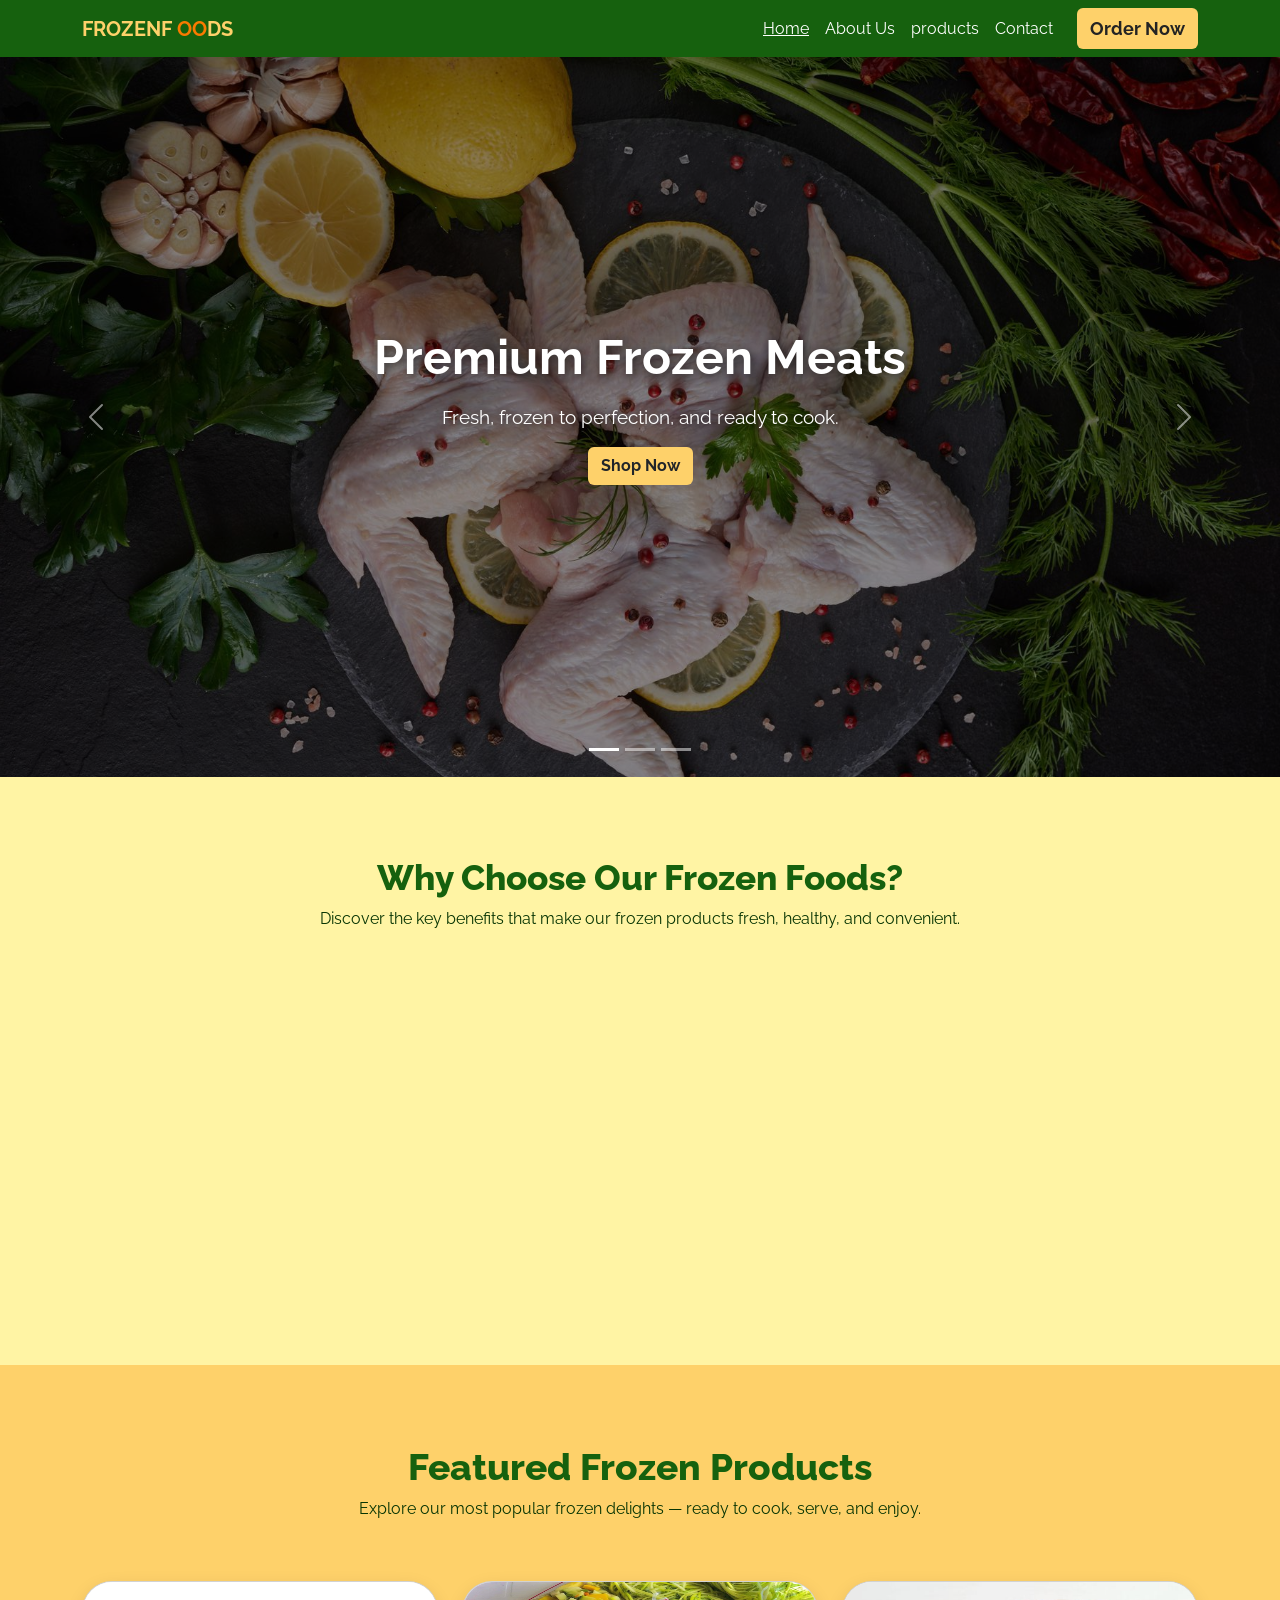
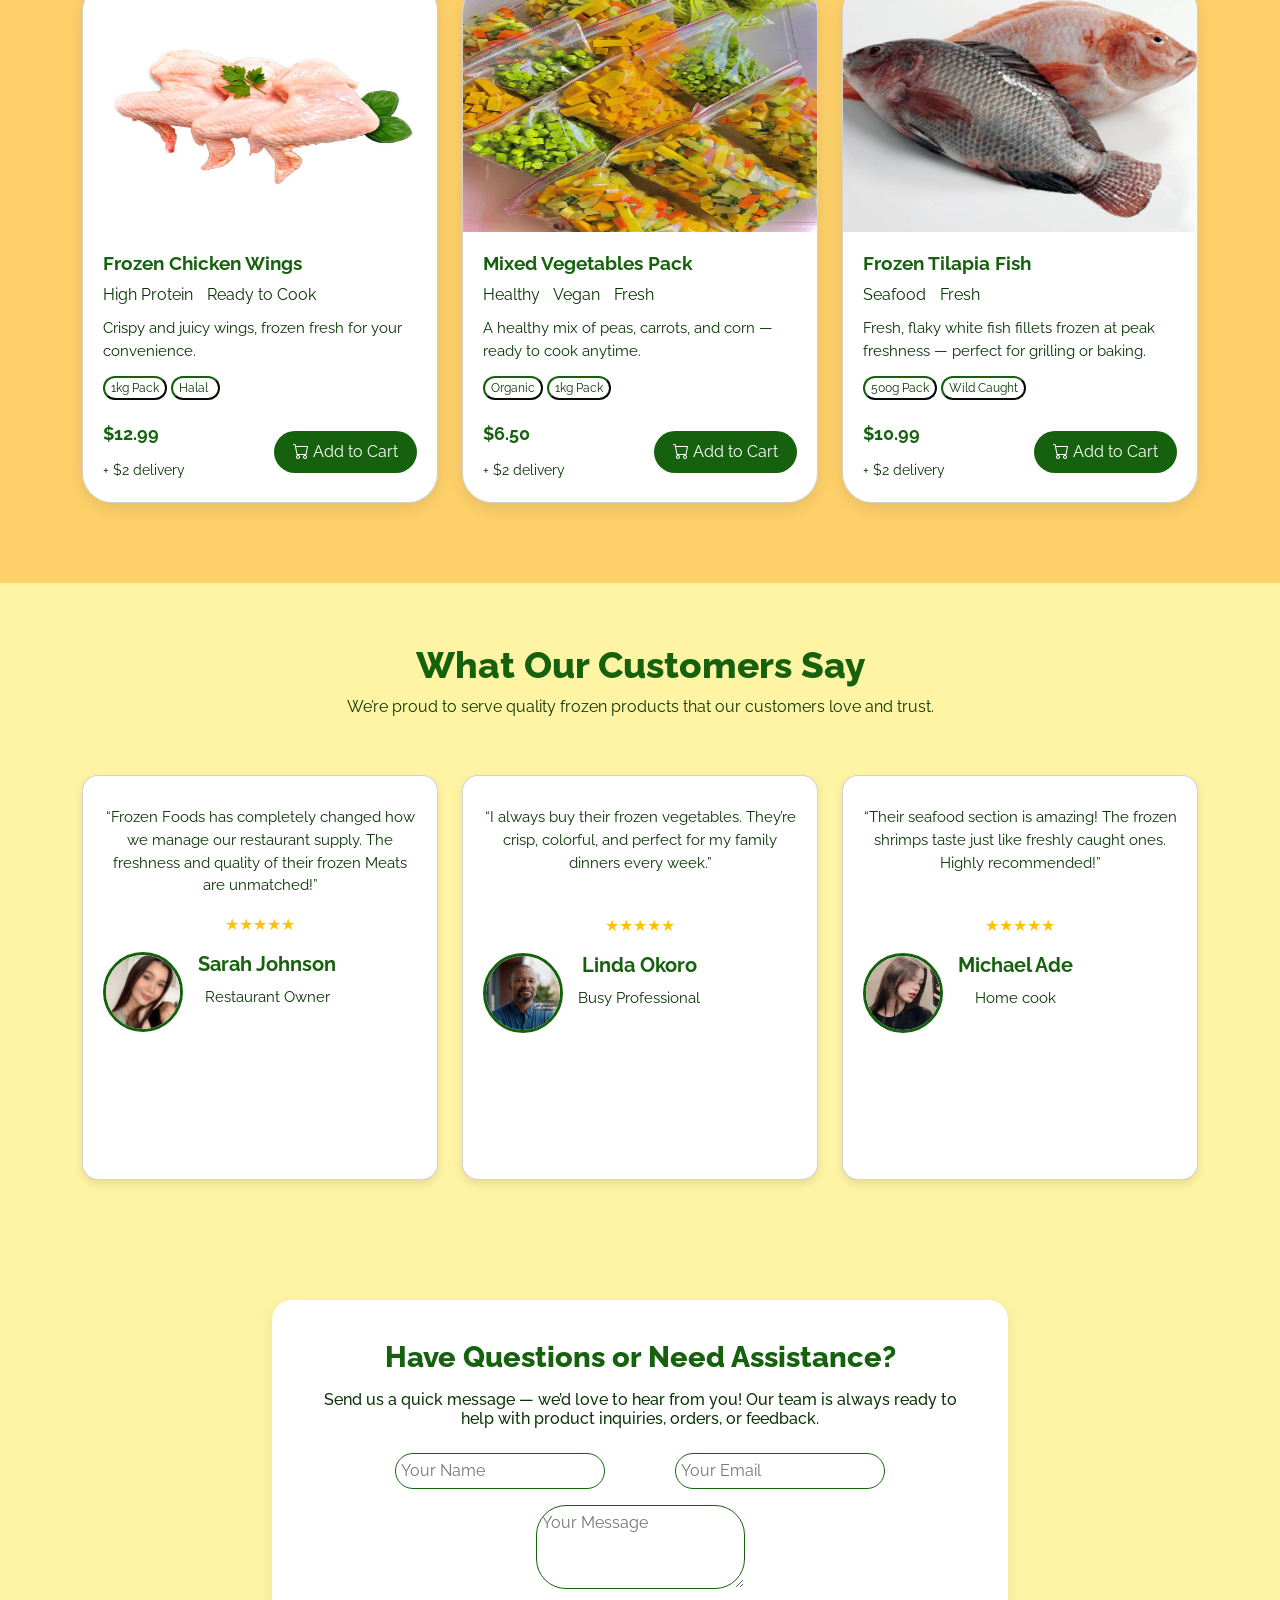
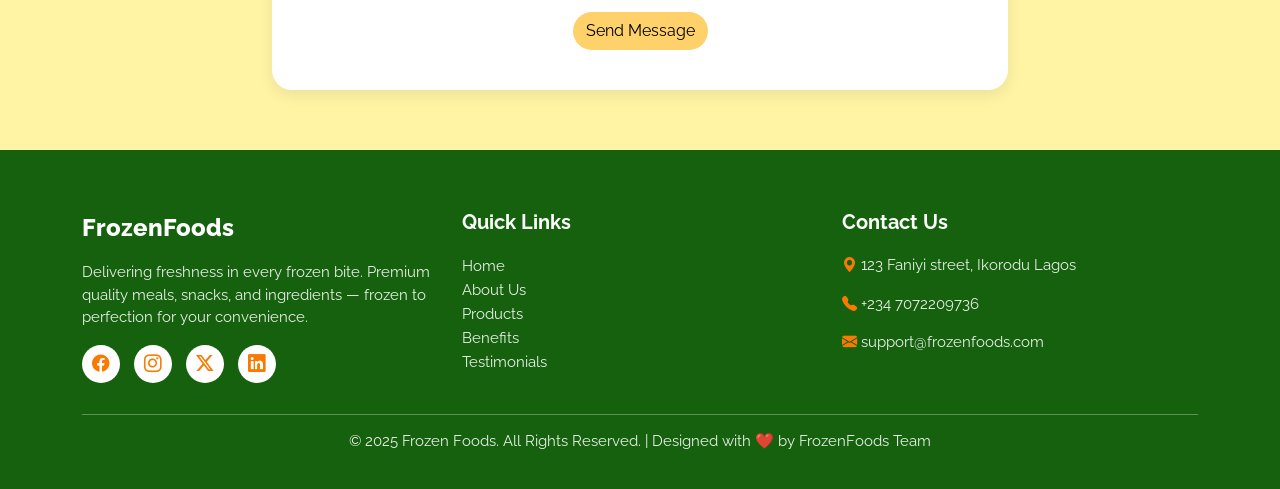
<file: index.html>
<!DOCTYPE html>
<html lang="en">
<head>
    <meta charset="UTF-8">
    <meta name="viewport" content="width=device-width, initial-scale=1.0">
    <title>FrozenFoods Website</title>
    <link rel="stylesheet" href="style.css">
    <link href="https://unpkg.com/aos@2.3.1/dist/aos.css" rel="stylesheet">

    <!--css bootstrap-->
    <link href="https://cdn.jsdelivr.net/npm/bootstrap@5.3.8/dist/css/bootstrap.min.css" rel="stylesheet" integrity="sha384-sRIl4kxILFvY47J16cr9ZwB07vP4J8+LH7qKQnuqkuIAvNWLzeN8tE5YBujZqJLB" crossorigin="anonymous">

      <!-- Bootstrap Icons -->
  <link href="https://cdn.jsdelivr.net/npm/bootstrap-icons@1.11.1/font/bootstrap-icons.css" rel="stylesheet">
</head>
<body>
    <!---navbar-->
      <nav class="navbar navbar-expand-lg navbar-light">
    <div class="container">
      <a class="navbar-brand" href="#">FrozenF <span style="color: #f97a00;">oo</span>ds</a>
      <button class="navbar-toggler" type="button" data-bs-toggle="collapse" data-bs-target="#navbarNav"
        aria-controls="navbarNav" aria-expanded="false" aria-label="Toggle navigation">
        <span class="navbar-toggler-icon"></span>
      </button>

      <div class="collapse navbar-collapse justify-content-end" id="navbarNav">
        <ul class="navbar-nav me-3">
          <li class="nav-item">
            <a class="nav-link active" href="#" style="text-decoration: underline;">Home</a>
          </li>
          <li class="nav-item">
            <a class="nav-link" href="about.html">About Us</a>
          </li>
           <li class="nav-item">
            <a class="nav-link" href="product1.html">products</a>
          </li>
          <li class="nav-item">
            <a class="nav-link" href="contact.html">Contact</a>
          </li>
        </ul>
        <a href="#" class="btn btn-primaryME">Order Now</a>
      </div>
    </div>
  </nav>
  <!-- Navbar End -->

   <!----carousel-->
  <div id="frozenHeroCarousel" class="carousel slide" data-bs-ride="carousel">

    <!-- Indicators -->
    <div class="carousel-indicators">
      <button type="button" data-bs-target="#frozenHeroCarousel" data-bs-slide-to="0" class="active" aria-current="true" aria-label="Slide 1"></button>
      <button type="button" data-bs-target="#frozenHeroCarousel" data-bs-slide-to="1" aria-label="Slide 2"></button>
      <button type="button" data-bs-target="#frozenHeroCarousel" data-bs-slide-to="2" aria-label="Slide 3"></button>
    </div>

    <!-- Slides -->
    <div class="carousel-inner">

      <!-- Slide 1 -->
      <div class="carousel-item active" style="background-image: url(./assets/images/bg.jpg);">
        <div class="carousel-caption">
          <h1>Premium Frozen Meats</h1>
          <p>Fresh, frozen to perfection, and ready to cook.</p>
          <a href="#" class="btn btn-frozen">Shop Now</a>
        </div>
      </div>

      <!-- Slide 2 -->
      <div class="carousel-item" style="background-image: url(./assets/images/veggies.jpg);">
        <div class="carousel-caption">
          <h1>Delicious Frozen Vegetables</h1>
          <p>Keep your meals healthy and convenient with our frozen veggie range.</p>
          <a href="#" class="btn btn-frozen">Explore Products</a>
        </div>
      </div>

      <!-- Slide 3 -->
      <div class="carousel-item" style="background-image: url(./assets/images/bg2.jpg);">
        <div class="carousel-caption">
          <h1>Dive into Freshness</h1>
          <p>From juicy prawns to tender fish fillets, our frozen seafood brings you the rich flavors of the sea, anytime you crave it.</p>
          <a href="#" class="btn btn-frozen">View Menu</a>
        </div>
      </div>
    </div>

    <!-- Controls -->
    <button class="carousel-control-prev" type="button" data-bs-target="#frozenHeroCarousel" data-bs-slide="prev">
      <span class="carousel-control-prev-icon" aria-hidden="true"></span>
      <span class="visually-hidden">Previous</span>
    </button>

    <button class="carousel-control-next" type="button" data-bs-target="#frozenHeroCarousel" data-bs-slide="next">
      <span class="carousel-control-next-icon" aria-hidden="true"></span>
      <span class="visually-hidden">Next</span>
    </button>
  </div>
  <!--carousel ends-->

    <!--Benefit--->
    <section class="benefits-section" id="benefits">
    <div class="container">

      <div class="section-title1">
        <h2>Why Choose Our Frozen Foods?</h2>
        <p>Discover the key benefits that make our frozen products fresh, healthy, and convenient.</p>
      </div>

      <div class="row g-4">

        <!-- Benefit 1 -->
        <div class="col-md-4" data-aos="zoom-in-up">
          <div class="benefit-card">
            <div class="benefit-icon">
              <i class="bi bi-snow"></i>
            </div>
            <h5 class="benefit-title">Freshness Locked In</h5>
            <p class="benefit-text">Our quick-freeze technology preserves nutrients and taste, ensuring every bite feels freshly made.</p>
          </div>
        </div>

        <!-- Benefit 2 -->
        <div class="col-md-4" data-aos="zoom-in-up">
          <div class="benefit-card">
            <div class="benefit-icon">
              <i class="bi bi-clock-history"></i>
            </div>
            <h5 class="benefit-title">Convenient & Time-Saving</h5>
            <p class="benefit-text">Enjoy restaurant-quality meals ready in minutes — perfect for busy lifestyles and families on the go.</p>
          </div>
        </div>

        <!-- Benefit 3 -->
        <div class="col-md-4" data-aos="zoom-in-up">
          <div class="benefit-card">
            <div class="benefit-icon">
              <i class="bi bi-heart-pulse"></i>
            </div>
            <h5 class="benefit-title">Nutritious & Safe</h5>
            <p class="benefit-text">We ensure high food safety standards and maintain nutritional value through our cold-chain process.</p>
          </div>
        </div>
      </div>

    </div>
  </section>
  <!--benefit ends-->

  <!---Featured Product-->
   <section class="products-section" id="products">
    <div class="container">

      <div class="section-header">
        <h2>Featured Frozen Products</h2>
        <p>Explore our most popular frozen delights — ready to cook, serve, and enjoy.</p>
      </div>

      <div class="row g-4">

        <!-- Product 1 -->
        <div class="col-md-4 col-sm-6">
          <div class="card product-card">
            <img src="./assets/images/chicken wings.jpg" alt="Frozen Chicken Wings">
            <div class="product-body">
              <h5 class="product-title">Frozen Chicken Wings</h5>
               <div class="product-tags">
              <span>High Protein</span> <span>Ready to Cook</span>
            </div>
              <p class="product-text">Crispy and juicy wings, frozen fresh for your convenience.</p>
                 <div class="size">
              <button>1kg Pack</button>
              <button style="padding-right:   10px;">Halal</button>
            </div>
            <div class="price-section"  style="display: flex; justify-content: space-between;align-items: center;margin-top: 15px;">
              <div class="pricing">
               <p class="product-price">$12.99</p>
                <small class="text-muted" style="color:#083503  !important;">+ $2 delivery</small>
              </div>
               <button class="btn btn-cart"><i class="bi bi-cart"></i> Add to Cart</button> 
            </div>
            </div>
          </div>
        </div>

        <!-- Product 2 -->
        <div class="col-md-4 col-sm-6">
          <div class="card product-card">
            <img src="./assets/images/mixed veggies.jpg" alt="Frozen Mixed Vegetables">
            <div class="product-body">
              <h5 class="product-title">Mixed Vegetables Pack</h5>
                <div class="product-tags">
              <span>Healthy</span> <span>Vegan</span> <span>Fresh</span>
            </div>
              <p class="product-text">A healthy mix of peas, carrots, and corn — ready to cook anytime.</p>
               <div class="size">
              <button>Organic</button>
              <button>1kg Pack</button>
            </div>
         <div class="price-section"  style="display: flex; justify-content: space-between;align-items: center;margin-top: 15px; ">
              <div class="pricing">
                 <p class="product-price">$6.50</p> 
                <small class="text-muted"  style="color:#083503  !important;">+ $2 delivery</small>
              </div>
              <button class="btn btn-cart"><i class="bi bi-cart"></i> Add to Cart</button>
            </div>
            </div>
          </div>
        </div>
        <!-- Product 4 -->
        <div class="col-md-4 col-sm-6">
          <div class="card product-card">
            <img src="./assets/images/tilapia fish.jpg " alt="Frozen Pizza">
            <div class="product-body">
              <h5 class="product-title">Frozen Tilapia Fish  </h5>
               <div class="product-tags">
              <span>Seafood</span> <span>Fresh</span>
            </div>
              <p class="product-text">Fresh, flaky white fish fillets frozen at peak freshness — perfect for grilling or baking.</p>
               <div class="size" >
              <button>500g Pack</button>
              <button>Wild Caught</button>
               </div>
            <div class="price-section" style="display: flex; justify-content: space-between;align-items: center;margin-top: 15px; ">
             <div class="pricing">
              <p class="product-price">$10.99</p>
                <small class="text-muted" style="color:#083503  !important;">+ $2 delivery</small>
             </div>
               <button class="btn btn-cart"><i class="bi bi-cart"></i> Add to Cart</button>
            </div>
            
            </div>
          </div>
        </div>

      </div>
    </div>
  </section>

  <!---Testimonial section-->
       <section class="testimonial-section">
    <div class="container">
      <div class="header">
        <h2>What Our Customers Say</h2>
        <p>We’re proud to serve quality frozen products that our customers love and trust.</p>
      </div>

      <div class="row g-4">

        <!-- Testimonial 1 -->
        <div class="col-md-4  ">
          <div class="card testimonial-card text-center rounded-4" style="height: 45vh;">
            <p>“Frozen Foods has completely changed how we manage our restaurant supply. The freshness and quality of their frozen Meats are unmatched!”</p>
          <div class="stars">
              ★★★★★
            </div>
               <div class="tesimg" style="display: flex; gap: 15px;">
            <img src="./assets/images/t1.png" alt="Customer 1"><span> <h5>Sarah Johnson</h5>
            <p>Restaurant Owner</p></span>
           </div>
             
          

          </div>
        </div>

        <!-- Testimonial 2 -->


         <div class="col-md-4">
          <div class="card testimonial-card text-center rounded-4 " style="height: 45vh;">
            <p>“I always buy their frozen vegetables. They’re crisp, colorful, and perfect for my family dinners every week.”</p><br>
            <div class="stars">
              ★★★★★
            </div>
            <div class="tesimg" style="display: flex; gap: 15px;">
              <img src="./assets/images/t2.jpg" alt="Customer 2"  ><span> <h5>Linda Okoro</h5>
            <p>Busy Professional</p></span>
          </div>
          </div>
        </div>
        

        <!-- Testimonial 3 -->
       <div class="col-md-4">
          <div class="card testimonial-card text-center rounded-4" style="height: 45vh;">
             <p>“Their seafood section is amazing! The frozen shrimps taste just like freshly caught ones. Highly recommended!”</p><br>
            <div class="stars">
              ★★★★★
            </div>
            <div class="tesimg" style="display: flex; gap: 15px;">
                 <img src="./assets/images/t3.jpeg" alt="Customer 3"><span><h5>Michael Ade</h5>
             <p>Home cook</p></span>
            </div>
           
        </div>

      </div>
    </div>
  </section>
  <!---Testimonial end-->

 <!---message arrea-->
   <section class="message-area">
    <div class="container">
      <div class="row justify-content-center">
        <div class="col-lg-8">
          <div class="message-box text-center">
            <h2 class="message-title">Have Questions or Need Assistance?</h2>
            <h6 class="text-h6">Send us a quick message — we’d love to hear from you! Our team is always ready to help with product inquiries, orders, or feedback.</h6>
            <form class="row g-3 justify-content-center">
              <div class="col-md-5">
                <input type="text" class="form-control1" placeholder="Your Name" required>
              </div>
              <div class="col-md-5">
                <input type="email" class="form-control1" placeholder="Your Email" required>
              </div>
              <div class="col-10">
                <textarea class="form-control1" rows="3" placeholder="Your Message" required></textarea>
              </div>
              <div class="col-12">
                <button type="submit" class="btn btn-submit">Send Message</button>
              </div>
            </form>
          </div>
        </div>
      </div>
    </div>
  </section>



  <!--footer section-->
    <footer class="footer">
    <div class="container">
      <div class="row gy-4">
        <!-- Brand Info -->
        <div class="col-md-4">
          <div class="footer-logo">Frozen<span style="color:#fff;">Foods</span></div>
          <p>Delivering freshness in every frozen bite. Premium quality meals, snacks, and ingredients — frozen to perfection for your convenience.</p>
          <div class="social-icons mt-3">
            <a href="#"><i class="bi bi-facebook"></i></a>
            <a href="#"><i class="bi bi-instagram"></i></a>
            <a href="#"><i class="bi bi-twitter-x"></i></a>
            <a href="#"><i class="bi bi-linkedin"></i></a>
          </div>
        </div>

        <!-- Quick Links -->
        <div class="col-md-4">
          <h5>Quick Links</h5>
          <ul class="list-unstyled">
            <li><a href="#">Home</a></li>
            <li><a href="about.html">About Us</a></li>
            <li><a href="product1.html">Products</a></li>
            <li><a href="#benefits">Benefits</a></li>
            <li><a href="#testimonials">Testimonials</a></li>
          </ul>
        </div>

        <!-- Contact Info -->
        <div class="col-md-4">
          <h5>Contact Us</h5>
          <div class="icons">
          <p><i class="bi bi-geo-alt-fill" style="color:  #f97a00;"></i> 123 Faniyi street, Ikorodu Lagos</p>
          <p><i class="bi bi-telephone-fill" style="color:  #f97a00;"></i> +234 7072209736</p>
          <p><i class="bi bi-envelope-fill" style="color:  #f97a00;"></i> support@frozenfoods.com</p>
          </div>
        </div>
      </div>



        <!-- Message Area Section -->

      <!---bottom-->
       <div class="footer-bottom mt-4">
        <p>&copy; 2025 Frozen Foods. All Rights Reserved. | Designed with ❤️ by FrozenFoods Team</p>
      </div>
    </div>
  </footer>

      



    <!--JS CDN-->
    <script src="https://cdn.jsdelivr.net/npm/bootstrap@5.3.8/dist/js/bootstrap.bundle.min.js" integrity="sha384-FKyoEForCGlyvwx9Hj09JcYn3nv7wiPVlz7YYwJrWVcXK/BmnVDxM+D2scQbITxI" crossorigin="anonymous"></script>
    <script src="https://unpkg.com/aos@2.3.1/dist/aos.js"></script>
    <script>
  AOS.init();
</script>
</body>
</html>
</file>
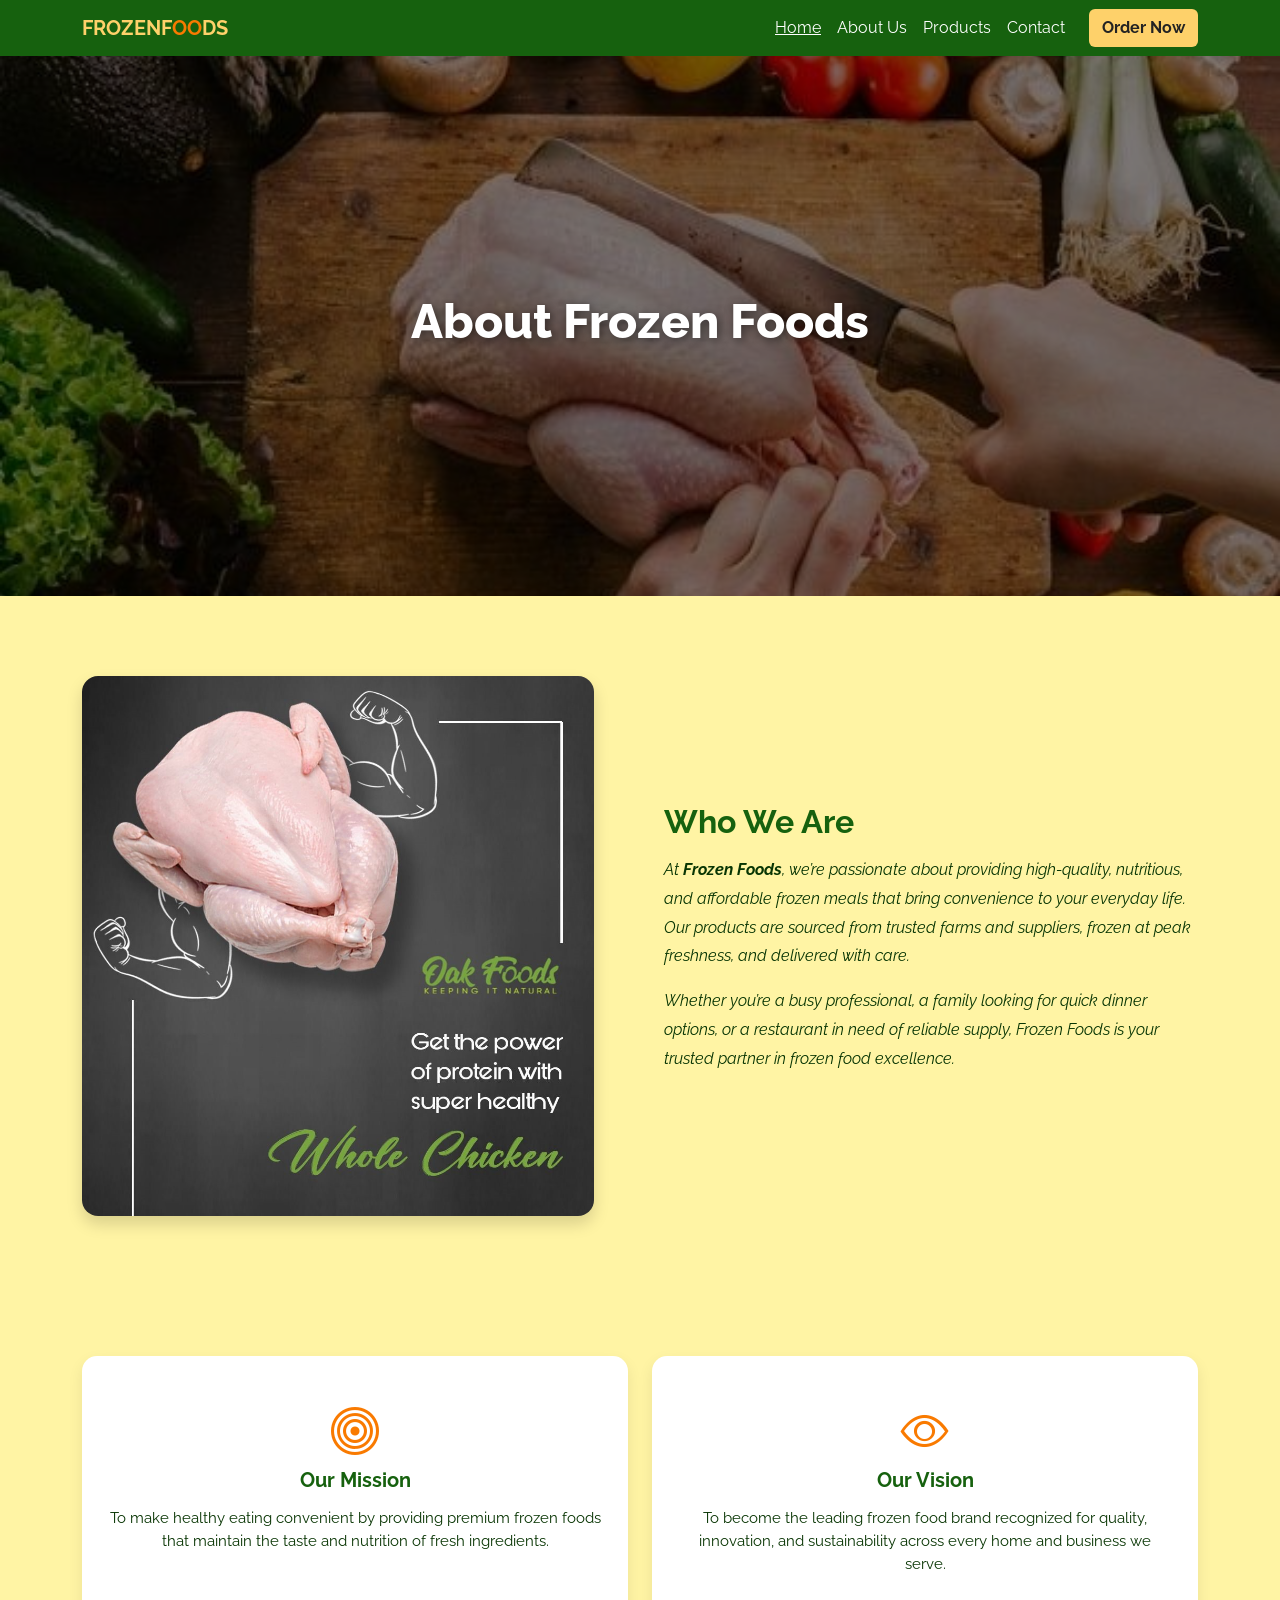
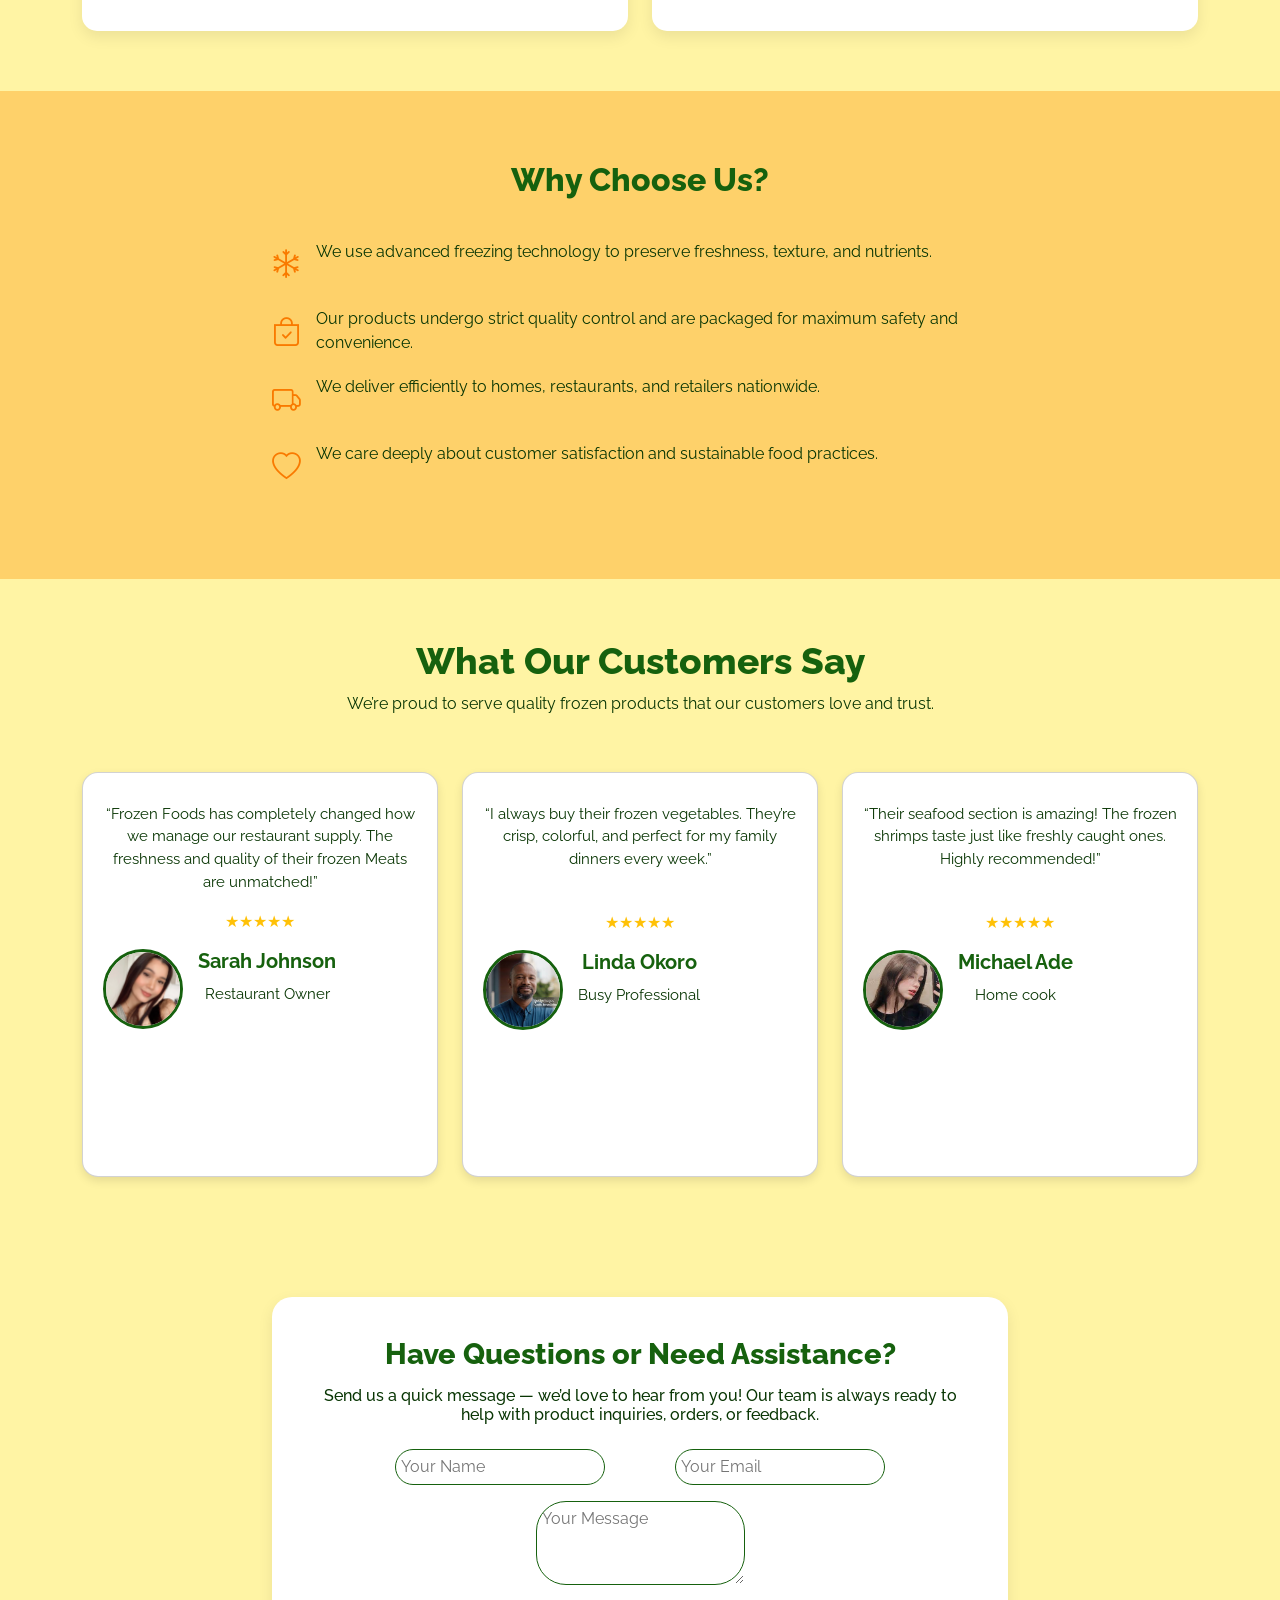
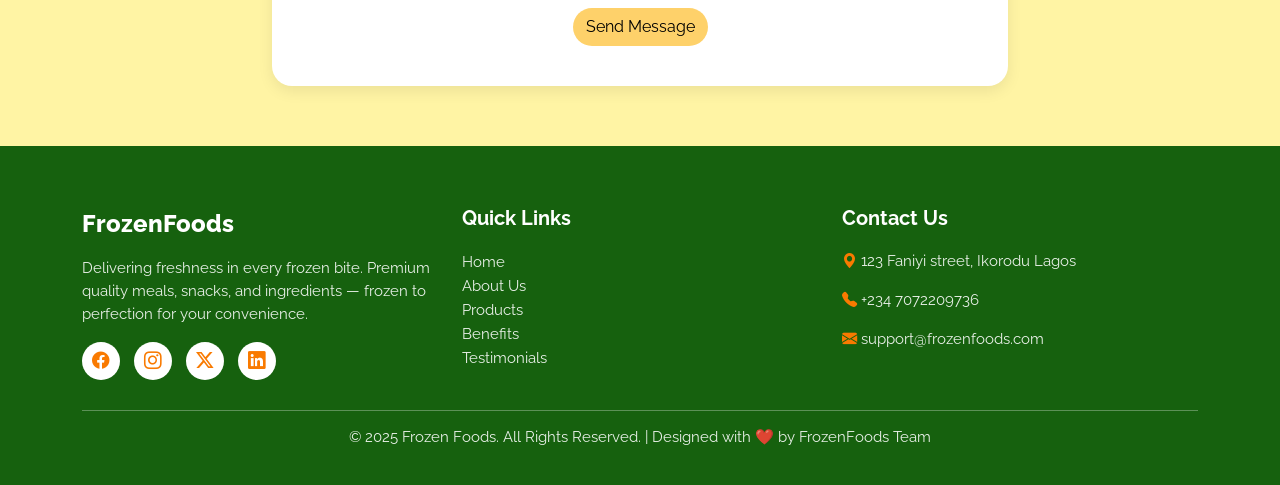
<file: about.html>
<!DOCTYPE html>
<html lang="en">
  <head>
    <meta charset="UTF-8" />
    <meta name="viewport" content="width=device-width, initial-scale=1.0" />
    <title>About Page</title>
    <link rel="stylesheet" href="about.css" />
    <!--css bootstrap-->
    <link href="https://cdn.jsdelivr.net/npm/bootstrap@5.3.8/dist/css/bootstrap.min.css" rel="stylesheet" integrity="sha384-sRIl4kxILFvY47J16cr9ZwB07vP4J8+LH7qKQnuqkuIAvNWLzeN8tE5YBujZqJLB" crossorigin="anonymous">
    <!---icon-->
    <link href="https://cdn.jsdelivr.net/npm/bootstrap-icons@1.11.1/font/bootstrap-icons.css"
      rel="stylesheet" />
  </head>
  <body>
    <!--navbar-->
         <nav class="navbar navbar-expand-lg navbar-light">
    <div class="container">
      <a class="navbar-brand" href="#">FrozenF<span style="color: #f97a00;">oo</span>ds</a>
      <button class="navbar-toggler" type="button" data-bs-toggle="collapse" data-bs-target="#navbarNav"
        aria-controls="navbarNav" aria-expanded="false" aria-label="Toggle navigation">
        <span class="navbar-toggler-icon"></span>
      </button>

      <div class="collapse navbar-collapse justify-content-end" id="navbarNav">
        <ul class="navbar-nav me-3">
          <li class="nav-item">
            <a class="nav-link active" href="index.html" style="text-decoration: underline;">Home</a>
          </li>
         
          <li class="nav-item">
            <a class="nav-link" href="about.html">About Us</a>
          </li>
           <li class="nav-item">
            <a class="nav-link" href="product1.html">Products</a>
          </li>
          <li class="nav-item">
            <a class="nav-link" href="contact.html">Contact</a>
          </li>
        </ul>
        <a href="#" class="btn btn-primaryME">Order Now</a>
      </div>
    </div>
  </nav>
  <!--navbar end-->

    <!-- Hero Section -->
    <section class="about-hero text-center">
      <h1>About Frozen Foods</h1>
    </section>

    <!-- About Content -->
    <section class="about-content">
      <div class="container">
        <div class="row align-items-center g-5">
          <div class="col-md-6">
            <img
              src="./assets/images/about-img.jpg"
              alt="About Image"
              class="img-fluid rounded-4 shadow"
              style="height: 60vh; width: 40vw"
            />
          </div>
          <div class="col-md-6 about-text">
            <h2>Who We Are</h2>
            <p>
              At <strong>Frozen Foods</strong>, we’re passionate about providing
              high-quality, nutritious, and affordable frozen meals that bring
              convenience to your everyday life. Our products are sourced from
              trusted farms and suppliers, frozen at peak freshness, and
              delivered with care.
            </p>
            <p>
              Whether you’re a busy professional, a family looking for quick
              dinner options, or a restaurant in need of reliable supply, Frozen
              Foods is your trusted partner in frozen food excellence.
            </p>
          </div>
        </div>
      </div>
    </section>

    <!-- Mission & Vision -->
    <section class="mission-section">
      <div class="container">
        <div class="row g-4 text-center">
          <div class="col-md-6 ">
            <div class="mission-card h-100">
              <i class="bi bi-bullseye"></i>
              <h5>Our Mission</h5>
              <p>
                To make healthy eating convenient by providing premium frozen
                foods that maintain the taste and nutrition of fresh
                ingredients.
              </p>
            </div>
          </div>
          <div class="col-md-6 ">
            <div class="mission-card h-100">
              <i class="bi bi-eye"></i>
              <h5>Our Vision</h5>
              <p>
                To become the leading frozen food brand recognized for quality,
                innovation, and sustainability across every home and business we
                serve.
              </p>
            </div>
          </div>
        </div>
      </div>
    </section>

    <!-- Why Choose Us -->
    <section class="why-choose">
      <div class="container">
        <h2>Why Choose Us?</h2>
        <div class="row justify-content-center">
          <div class="col-md-8">
            <div class="why-item">
              <i class="bi bi-snow"></i>
              <p>
                We use advanced freezing technology to preserve freshness,
                texture, and nutrients.
              </p>
            </div>
            <div class="why-item">
              <i class="bi bi-bag-check"></i>
              <p>
                Our products undergo strict quality control and are packaged for
                maximum safety and convenience.
              </p>
            </div>
            <div class="why-item">
              <i class="bi bi-truck"></i>
              <p>
                We deliver efficiently to homes, restaurants, and retailers
                nationwide.
              </p>
            </div>
            <div class="why-item">
              <i class="bi bi-heart"></i>
              <p>
                We care deeply about customer satisfaction and sustainable food
                practices.
              </p>
            </div>
          </div>
        </div>
      </div>
    </section>
     <!---Testimonial section-->
       <section class="testimonial-section">
    <div class="container">
      <div class="header">
        <h2>What Our Customers Say</h2>
        <p>We’re proud to serve quality frozen products that our customers love and trust.</p>
      </div>

      <div class="row g-4">


      <!-- Testimonial 1 -->
        <div class="col-md-4  ">
          <div class="card testimonial-card text-center rounded-4" style="height: 45vh;">
            <p>“Frozen Foods has completely changed how we manage our restaurant supply. The freshness and quality of their frozen Meats are unmatched!”</p>
          <div class="stars">
              ★★★★★
            </div>
               <div class="tesimg" style="display: flex; gap: 15px;">
            <img src="./assets/images/t1.png" alt="Customer 1"><span> <h5>Sarah Johnson</h5>
            <p>Restaurant Owner</p></span>
           </div>
             
          

          </div>
        </div>

        <!-- Testimonial 2 -->


         <div class="col-md-4">
          <div class="card testimonial-card text-center rounded-4 " style="height: 45vh;">
            <p>“I always buy their frozen vegetables. They’re crisp, colorful, and perfect for my family dinners every week.”</p><br>
            <div class="stars">
              ★★★★★
            </div>
            <div class="tesimg" style="display: flex; gap: 15px;">
              <img src="./assets/images/t2.jpg" alt="Customer 2"  ><span> <h5>Linda Okoro</h5>
            <p>Busy Professional</p></span>
          </div>
          </div>
        </div>
        

        <!-- Testimonial 3 -->
       <div class="col-md-4">
          <div class="card testimonial-card text-center rounded-4" style="height: 45vh;">
             <p>“Their seafood section is amazing! The frozen shrimps taste just like freshly caught ones. Highly recommended!”</p><br>
            <div class="stars">
              ★★★★★
            </div>
            <div class="tesimg" style="display: flex; gap: 15px;">
                 <img src="./assets/images/t3.jpeg" alt="Customer 3"><span><h5>Michael Ade</h5>
             <p>Home cook</p></span>
            </div>
           
        </div>

      </div>
    </div>
  </section>
  <!---Testimonial end-->

  <!---message arrea-->
   <section class="message-area">
    <div class="container">
      <div class="row justify-content-center">
        <div class="col-lg-8">
          <div class="message-box text-center">
            <h2 class="message-title">Have Questions or Need Assistance?</h2>
            <h6 class="text-h6">Send us a quick message — we’d love to hear from you! Our team is always ready to help with product inquiries, orders, or feedback.</h6>
            <form class="row g-3 justify-content-center">
              <div class="col-md-5">
                <input type="text" class="form-control1" placeholder="Your Name" required>
              </div>
              <div class="col-md-5">
                <input type="email" class="form-control1" placeholder="Your Email" required>
              </div>
              <div class="col-10">
                <textarea class="form-control1" rows="3" placeholder="Your Message" required></textarea>
              </div>
              <div class="col-12">
                <button type="submit" class="btn btn-submit">Send Message</button>
              </div>
            </form>
          </div>
        </div>
      </div>
    </div>
  </section>






    <!--footer-->
    <footer class="footer">
      <div class="container">
        <div class="row gy-4">
          <!-- Brand Info -->
          <div class="col-md-4">
            <div class="footer-logo">
              Frozen<span style="color: #fff">Foods</span>
            </div>
            <p>
              Delivering freshness in every frozen bite. Premium quality meals,
              snacks, and ingredients — frozen to perfection for your
              convenience.
            </p>
            <div class="social-icons mt-3">
              <a href="#"><i class="bi bi-facebook"></i></a>
              <a href="#"><i class="bi bi-instagram"></i></a>
              <a href="#"><i class="bi bi-twitter-x"></i></a>
              <a href="#"><i class="bi bi-linkedin"></i></a>
            </div>
          </div>
          <!-- Quick Links -->
          <div class="col-md-4">
            <h5>Quick Links</h5>
            <ul class="list-unstyled">
              <li><a href="#">Home</a></li>
              <li><a href="about.html">About Us</a></li>
              <li><a href="#products">Products</a></li>
              <li><a href="#benefits">Benefits</a></li>
              <li><a href="#testimonials">Testimonials</a></li>
            </ul>
          </div>

          <!-- Contact Info -->
          <div class="col-md-4">
            <h5>Contact Us</h5>
            <div class="icons">
              <p>
                <i class="bi bi-geo-alt-fill" style="color: #f97a00"></i> 123
                Faniyi street, Ikorodu Lagos
              </p>
              <p>
                <i class="bi bi-telephone-fill" style="color: #f97a00"></i> +234
                7072209736
              </p>
              <p>
                <i class="bi bi-envelope-fill" style="color: #f97a00"></i>
                support@frozenfoods.com
              </p>
            </div>
          </div>
        </div>

        <!-- Message Area Section -->

        <!---bottom-->
        <div class="footer-bottom mt-4">
          <p>
            &copy; 2025 Frozen Foods. All Rights Reserved. | Designed with ❤️ by
            FrozenFoods Team
          </p>
        </div>
      </div>
    </footer>
    <!--js cdn-->
    <script src="https://cdn.jsdelivr.net/npm/bootstrap@5.3.8/dist/js/bootstrap.bundle.min.js" integrity="sha384-FKyoEForCGlyvwx9Hj09JcYn3nv7wiPVlz7YYwJrWVcXK/BmnVDxM+D2scQbITxI" crossorigin="anonymous"></script>
  </body>
</html>
</file>
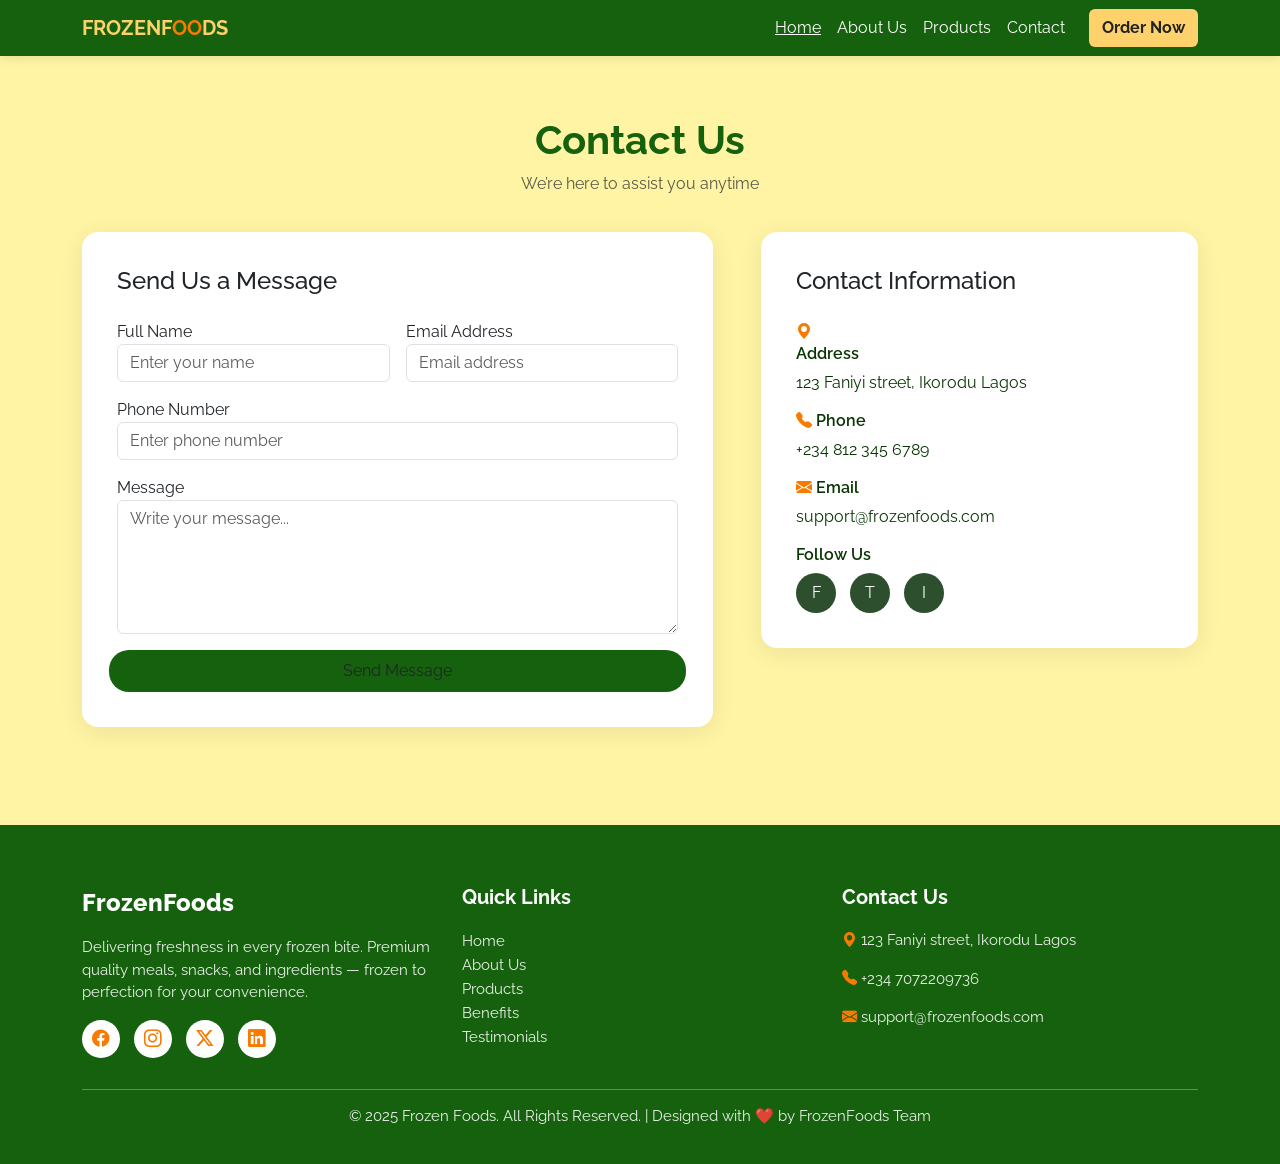
<file: contact.html>
<!DOCTYPE html>
<html lang="en">
  <head>
    <meta charset="UTF-8" />
    <meta name="viewport" content="width=device-width, initial-scale=1.0" />
    <title><Canvas>Contact Page</Canvas></title>
    <link rel="stylesheet" href="contact.css" />
    <!--css boot strap-->
    <link
      href="https://cdn.jsdelivr.net/npm/bootstrap@5.3.8/dist/css/bootstrap.min.css"
      rel="stylesheet"
      integrity="sha384-sRIl4kxILFvY47J16cr9ZwB07vP4J8+LH7qKQnuqkuIAvNWLzeN8tE5YBujZqJLB"
      crossorigin="anonymous"
    />
    <!--icon-->
    <link
      href="https://cdn.jsdelivr.net/npm/bootstrap-icons@1.11.1/font/bootstrap-icons.css"
      rel="stylesheet"
    />
  </head>
  <body>
    <!--navbar-->
    <nav class="navbar navbar-expand-lg navbar-light">
      <div class="container">
        <a class="navbar-brand" href="#"
          >FrozenF<span style="color: #f97a00">oo</span>ds</a
        >
        <button
          class="navbar-toggler"
          type="button"
          data-bs-toggle="collapse"
          data-bs-target="#navbarNav"
          aria-controls="navbarNav"
          aria-expanded="false"
          aria-label="Toggle navigation"
        >
          <span class="navbar-toggler-icon"></span>
        </button>

        <div
          class="collapse navbar-collapse justify-content-end"
          id="navbarNav"
        >
          <ul class="navbar-nav me-3">
            <li class="nav-item">
              <a
                class="nav-link active"
                href="index.html"
                style="text-decoration: underline"
                >Home</a
              >
            </li>

            <li class="nav-item">
              <a class="nav-link" href="about.html">About Us</a>
            </li>
            <li class="nav-item">
              <a class="nav-link" href="product1.html">Products</a>
            </li>
            <li class="nav-item">
              <a class="nav-link" href="contact.html">Contact</a>
            </li>
          </ul>
          <a href="#" class="btn btn-primaryME">Order Now</a>
        </div>
      </div>
    </nav>
    <!--navbar end-->

    <!-- HEADER -->
    <div class="contact-header">
      <h1>Contact Us</h1>
      <p class="text-muted">We’re here to assist you anytime</p>
    </div>

    <div class="container pb-5">
      <div class="row g-5">
        <!-- Contact Form -->
        <div class="col-lg-7">
          <div class="contact-box">
            <h4 class="mb-4">Send Us a Message</h4>

            <form>
              <div class="row g-3">
                <div class="col-md-6">
                  <label>Full Name</label>
                  <input
                    type="text"
                    class="form-control"
                    placeholder="Enter your name"
                  />
                </div>

                <div class="col-md-6">
                  <label>Email Address</label>
                  <input
                    type="email"
                    class="form-control"
                    placeholder="Email address"
                  />
                </div>

                <div class="col-12">
                  <label>Phone Number</label>
                  <input
                    type="text"
                    class="form-control"
                    placeholder="Enter phone number"
                  />
                </div>

                <div class="col-12">
                  <label>Message</label>
                  <textarea
                    class="form-control"
                    rows="5"
                    placeholder="Write your message..."
                  ></textarea>
                </div>

                <div
                  class="col-12"
                  style="
                    background-color: var(--primary-color) !important;
                    border-radius: 20px;
                    color: #fff !important;
                  "
                >
                  <button class="btn w-100 py-2">Send Message</button>
                </div>
              </div>
            </form>
          </div>
        </div>

        <!-- Contact Information -->
        <div class="col-lg-5">
          <div class="info-box mb-4">
            <h4 class="mb-4">Contact Information</h4>

            <div class="info-item mb-3">
              <i class="bi bi-geo-alt-fill" style="color: #f97a00"></i>
              <h6>Address</h6>
              <p>123 Faniyi street, Ikorodu Lagos</p>
            </div>

            <div class="info-item mb-3">
              <h6>
                <i class="bi bi-telephone-fill" style="color: #f97a00"></i>
                Phone
              </h6>
              <p>+234 812 345 6789</p>
            </div>

            <div class="info-item mb-3">
              <h6>
                <i class="bi bi-envelope-fill" style="color: #f97a00"></i> Email
              </h6>
              <p>support@frozenfoods.com</p>
            </div>

            <div class="info-item">
              <h6>Follow Us</h6>
              <div class="social-icons">
                <a href="#">F</a>
                <a href="#">T</a>
                <a href="#">I</a>
              </div>
            </div>
          </div>

          <!-- Map -->
        </div>
      </div>
    </div>

    <!--footer-->
    <!--footer section-->
    <footer class="footer">
      <div class="container">
        <div class="row gy-4">
          <!-- Brand Info -->
          <div class="col-md-4">
            <div class="footer-logo">
              Frozen<span style="color: #fff">Foods</span>
            </div>
            <p>
              Delivering freshness in every frozen bite. Premium quality meals,
              snacks, and ingredients — frozen to perfection for your
              convenience.
            </p>
            <div class="social-icons mt-3">
              <a href="#"><i class="bi bi-facebook"></i></a>
              <a href="#"><i class="bi bi-instagram"></i></a>
              <a href="#"><i class="bi bi-twitter-x"></i></a>
              <a href="#"><i class="bi bi-linkedin"></i></a>
            </div>
          </div>

          <!-- Quick Links -->
          <div class="col-md-4">
            <h5>Quick Links</h5>
            <ul class="list-unstyled">
              <li><a href="#">Home</a></li>
              <li><a href="about.html">About Us</a></li>
              <li><a href="#products">Products</a></li>
              <li><a href="#benefits">Benefits</a></li>
              <li><a href="#testimonials">Testimonials</a></li>
            </ul>
          </div>

          <!-- Contact Info -->
          <div class="col-md-4">
            <h5>Contact Us</h5>
            <div class="icons">
              <p>
                <i class="bi bi-geo-alt-fill" style="color: #f97a00"></i> 123
                Faniyi street, Ikorodu Lagos
              </p>
              <p>
                <i class="bi bi-telephone-fill" style="color: #f97a00"></i> +234
                7072209736
              </p>
              <p>
                <i class="bi bi-envelope-fill" style="color: #f97a00"></i>
                support@frozenfoods.com
              </p>
            </div>
          </div>
        </div>

        <!-- Message Area Section -->

        <!---bottom-->
        <div class="footer-bottom mt-4">
          <p>
            &copy; 2025 Frozen Foods. All Rights Reserved. | Designed with ❤️ by
            FrozenFoods Team
          </p>
        </div>
      </div>
    </footer>

    <!--js cdn-->
    <script
      src="https://cdn.jsdelivr.net/npm/bootstrap@5.3.8/dist/js/bootstrap.bundle.min.js"
      integrity="sha384-FKyoEForCGlyvwx9Hj09JcYn3nv7wiPVlz7YYwJrWVcXK/BmnVDxM+D2scQbITxI"
      crossorigin="anonymous"
    ></script>
  </body>
</html>
</file>
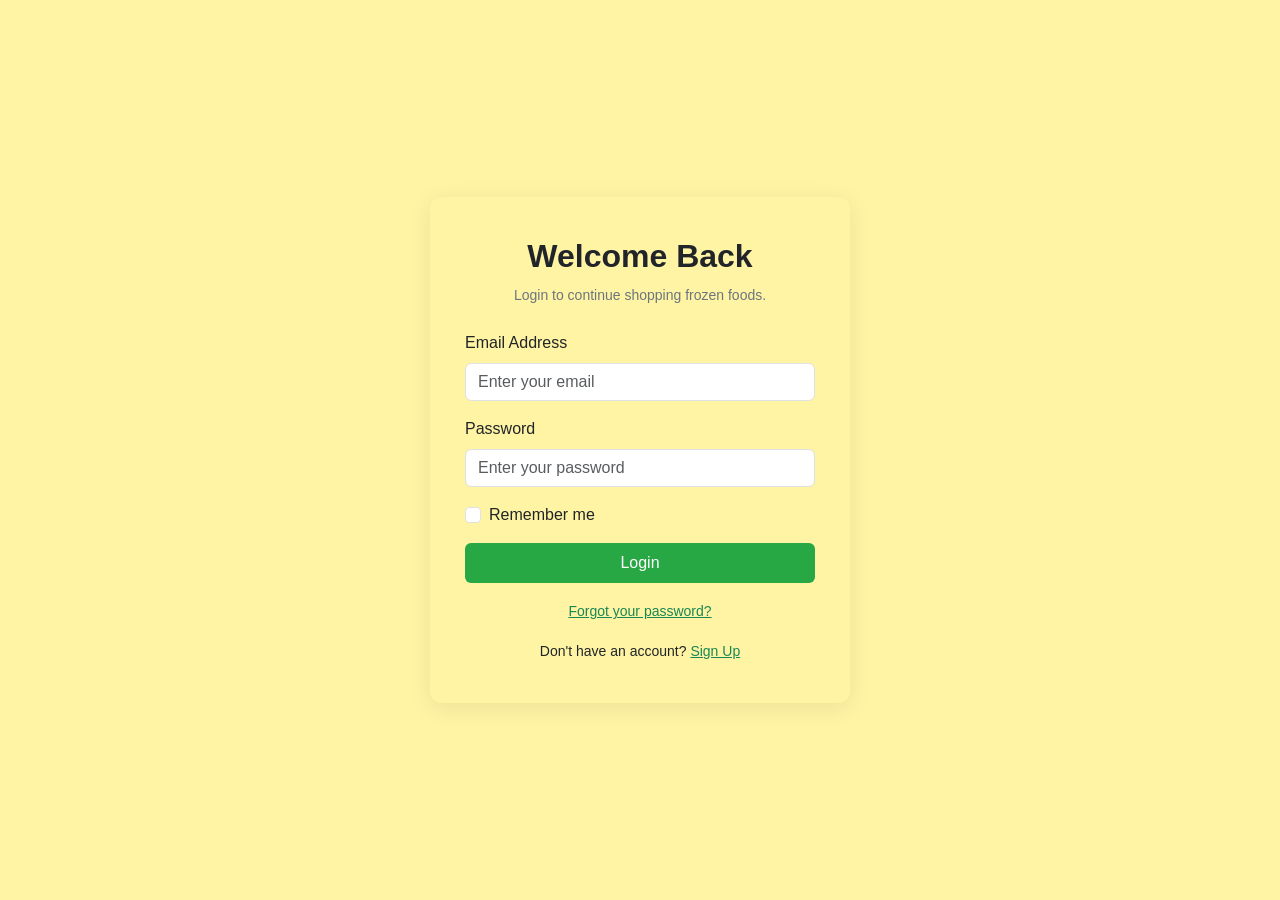
<file: login.html>
<!DOCTYPE html>
<html lang="en">
<head>
  <meta charset="UTF-8">
  <meta name="viewport" content="width=device-width, initial-scale=1.0">
  <title>Frozen Foods - Login</title>

  <!-- Bootstrap -->
  <link href="https://cdn.jsdelivr.net/npm/bootstrap@5.3.8/dist/css/bootstrap.min.css" rel="stylesheet" integrity="sha384-sRIl4kxILFvY47J16cr9ZwB07vP4J8+LH7qKQnuqkuIAvNWLzeN8tE5YBujZqJLB" crossorigin="anonymous">

  <style>
    body {
      background:  #fff4a4;
      font-family: "DM Sans", sans-serif;
    }

    .login-wrapper {
      min-height: 100vh;
      display: flex;
      justify-content: center;
      align-items: center;
      padding: 20px;
    }

    .login-card {
      background: #fff4a4;
      padding: 40px 35px;
      border-radius: 12px;
      width: 100%;
      max-width: 420px;
      box-shadow: 0 5px 25px rgba(0, 0, 0, 0.08);
      animation: fadeIn 0.7s ease-in-out;
    }

    .login-card h2 {
      font-weight: 700;
      margin-bottom: 10px;
    }

    .login-card p {
      color: #6c757d;
      font-size: 14px;
      margin-bottom: 25px;
    }

    .btn-primary {
      background: #28a745;
      border: none;
    }

    .btn-primary:hover {
      background: #218838;
    }

    @keyframes fadeIn {
      from { opacity: 0; transform: translateY(20px); }
      to { opacity: 1; transform: translateY(0); }
    }
  </style>
</head>

<body>

<div class="login-wrapper">
  <div class="login-card">

    <h2 class="text-center">Welcome Back</h2>
    <p class="text-center">Login to continue shopping frozen foods.</p>

    <form>
      <!-- Email -->
      <div class="mb-3">
        <label class="form-label">Email Address</label>
        <input type="email" class="form-control" placeholder="Enter your email" required>
      </div>

      <!-- Password -->
      <div class="mb-3">
        <label class="form-label">Password</label>
        <input type="password" class="form-control" placeholder="Enter your password" required>
      </div>

      <!-- Remember Me -->
      <div class="form-check mb-3">
        <input class="form-check-input" type="checkbox" id="rememberCheck">
        <label class="form-check-label" for="rememberCheck">
          Remember me
        </label>
      </div>

      <!-- Login Button -->
      <button type="submit" class="btn btn-primary w-100 py-2">Login</button>

      <!-- Forgot Password -->
      <div class="text-center mt-3">
        <a href="#" class="text-success small">Forgot your password?</a>
      </div>

      <!-- Sign Up Redirect -->
      <div class="text-center mt-3">
        <small>Don't have an account? <a href="sign.html" class="text-success">Sign Up</a></small>
      </div>
    </form>

  </div>
</div>

<!-- Bootstrap JS -->
<script src="https://cdn.jsdelivr.net/npm/bootstrap@5.3.8/dist/js/bootstrap.bundle.min.js" integrity="sha384-FKyoEForCGlyvwx9Hj09JcYn3nv7wiPVlz7YYwJrWVcXK/BmnVDxM+D2scQbITxI" crossorigin="anonymous"></script>

</body>
</html>
</file>
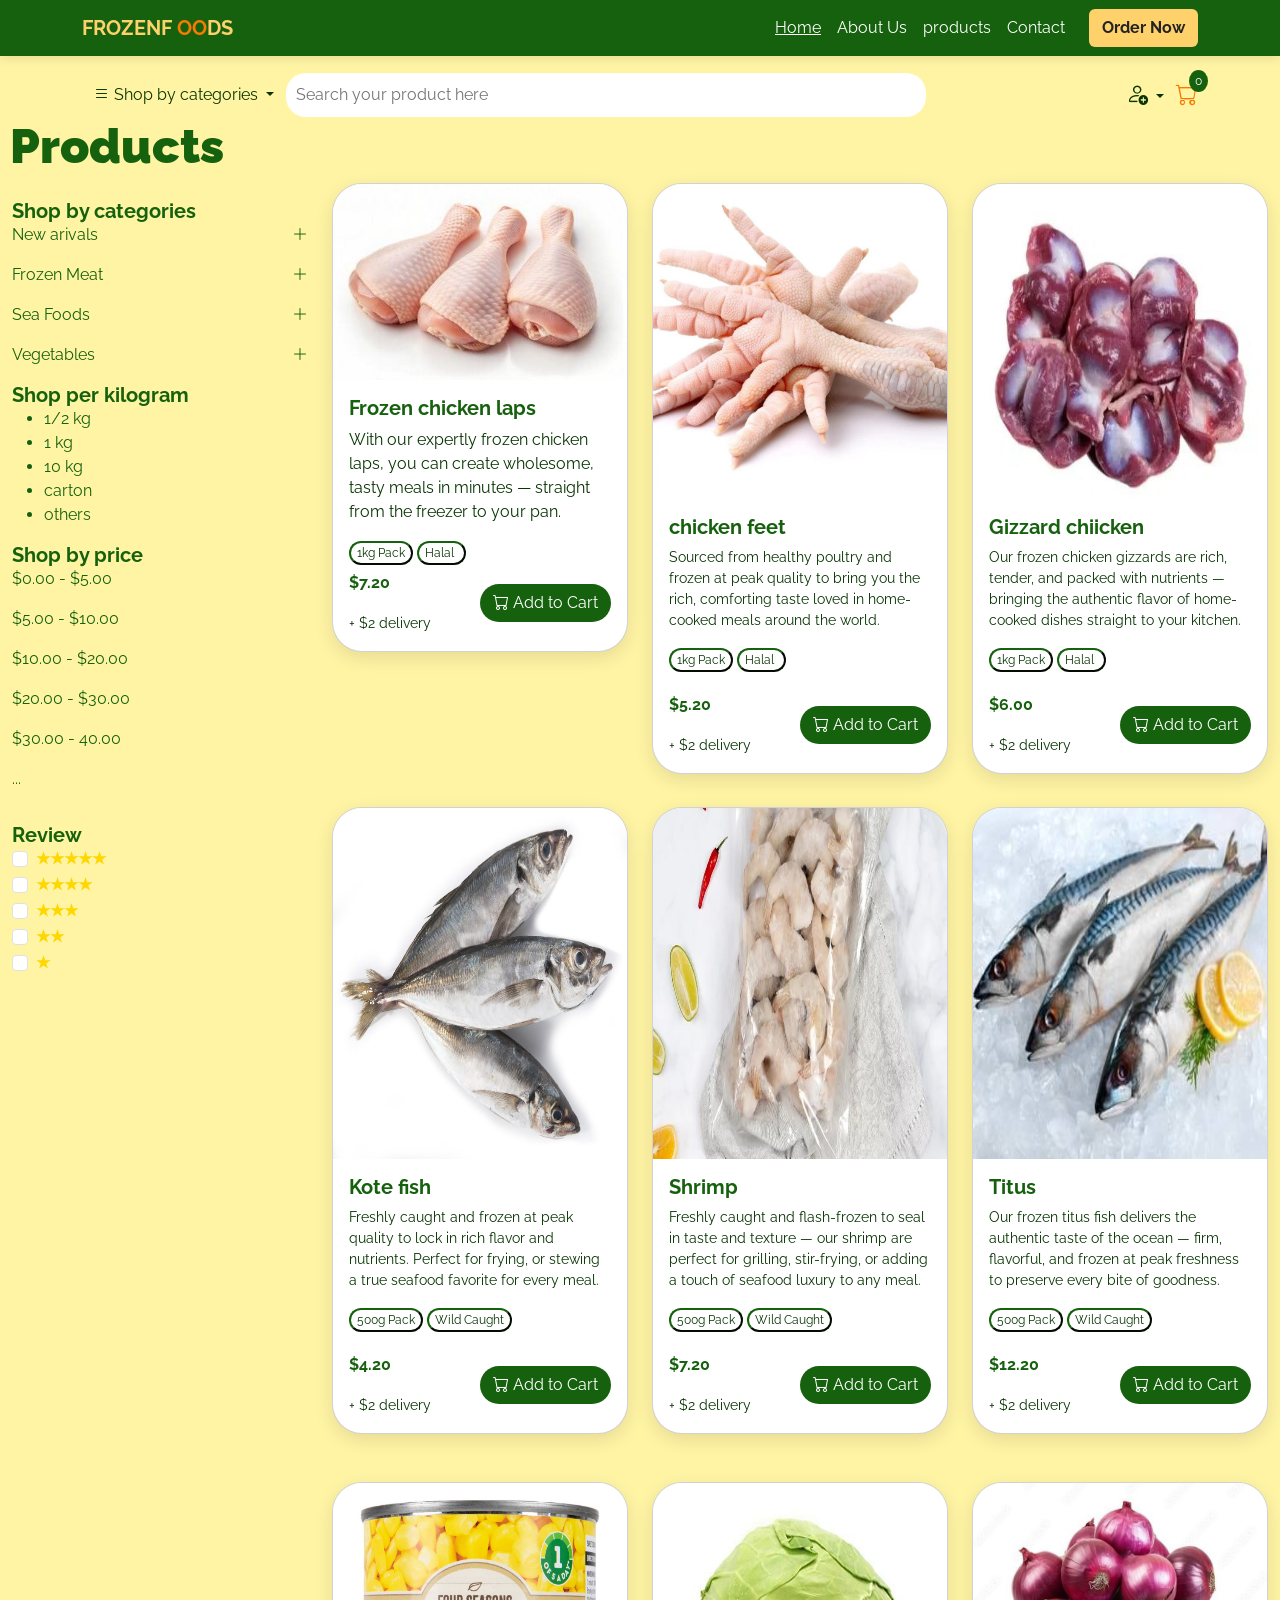
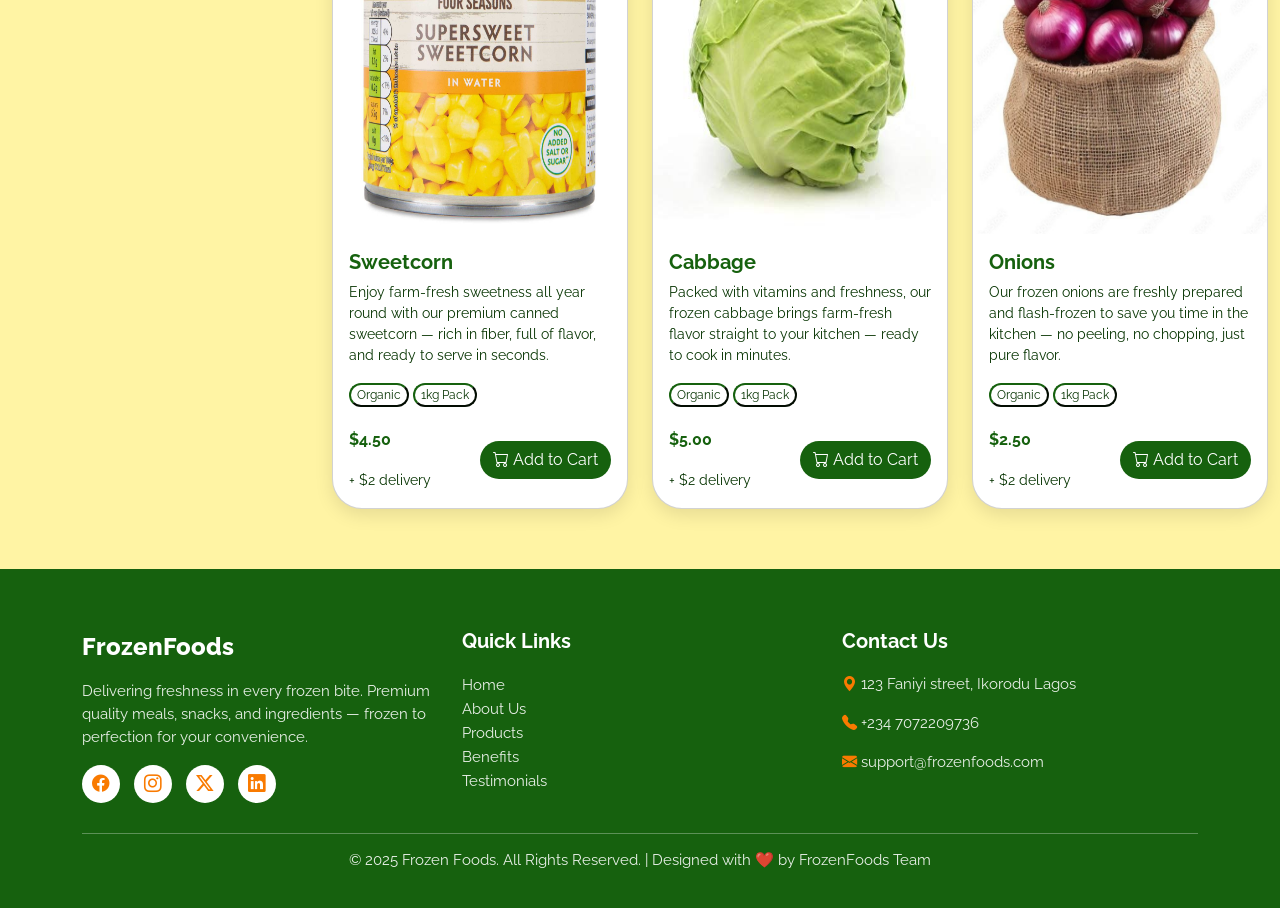
<file: product1.html>
<!DOCTYPE html>
<html lang="en">
  <head>
    <meta charset="UTF-8" />
    <meta name="viewport" content="width=device-width, initial-scale=1.0" />
    <title>Product Page</title>

    <link rel="stylesheet" href="product1.css" />

    <!-- css-boostrap-->
    <link
      href="https://cdn.jsdelivr.net/npm/bootstrap@5.3.8/dist/css/bootstrap.min.css"
      rel="stylesheet"
      integrity="sha384-sRIl4kxILFvY47J16cr9ZwB07vP4J8+LH7qKQnuqkuIAvNWLzeN8tE5YBujZqJLB"
      crossorigin="anonymous"
    />
    <!--icon-->
    <link
      href="https://cdn.jsdelivr.net/npm/bootstrap-icons@1.11.1/font/bootstrap-icons.css"
      rel="stylesheet"
    />
  </head>
  <body>
    <!---navbar-->
    <nav class="navbar navbar-expand-lg navbar-light">
      <div class="container">
        <a class="navbar-brand" href="#"
          >FrozenF <span style="color: #f97a00">oo</span>ds</a
        >
        <button
          class="navbar-toggler"
          type="button"
          data-bs-toggle="collapse"
          data-bs-target="#navbarNav"
          aria-controls="navbarNav"
          aria-expanded="false"
          aria-label="Toggle navigation"
        >
          <span class="navbar-toggler-icon"></span>
        </button>

        <div
          class="collapse navbar-collapse justify-content-end"
          id="navbarNav"
        >
          <ul class="navbar-nav me-3">
            <li class="nav-item">
              <a
                class="nav-link active"
                href="index.html"
                style="text-decoration: underline"
                >Home</a
              >
            </li>

            <li class="nav-item">
              <a class="nav-link" href="about.html">About Us</a>
            </li>
            <li class="nav-item">
              <a class="nav-link" href="product1.html">products</a>
            </li>

            <li class="nav-item">
              <a class="nav-link" href="contact.html">Contact</a>
            </li>
          </ul>
          <a href="#" class="btn btn-primaryME">Order Now</a>
        </div>
      </div>
    </nav>
    <!-- Navbar End -->

    <!---inner-navbar-->
    <div class="container-fluid">
      <div class="container mt-3">
        <div
          class="icon1"
          style="display: flex !important; align-items: center"
        >
          <!-- Dropdown -->
          <div class="dropdown">
            <button
              class="btn dropdown-toggle"
              type="button"
              data-bs-toggle="dropdown"
              aria-expanded="false"
              style="
                background-color: transparent;
                color: #083503;
                border: none;
              "
            >
              <span><i class="bi bi-list"></i> Shop by categories</span>
            </button>
            <ul class="dropdown-menu">
              <li>
                <a class="dropdown-item" href="#frozenmeat">Frozen meat</a>
              </li>
              <li><a class="dropdown-item" href="#seafoods">Sea foods</a></li>
              <li><a class="dropdown-item" href="#vegetable">Vegetables</a></li>
            </ul>
          </div>

          <!-- Search Bar -->
          <form class="search-bar" style="flex-grow: 1">
            <input
              class="seachbar"
              type="search"
              placeholder="Search your product here "
              aria-label="Search"
              style="
                width: 50vw;
                padding: 10px;
                border-radius: 20px;
                border: none;
                background-color: white;
                color: black;
              "
            />
          </form>

          <div class="dropdown">
            <button
              class="btn btn-secondary dropdown-toggle"
              type="button"
              data-bs-toggle="dropdown"
              aria-expanded="false"
              style="
                background-color: transparent;
                color: #083503;
                border: none;
              "
            >
              <i class="bi bi-person-add" style="font-size: 1.4rem"></i>
            </button>

            <ul class="dropdown-menu">
              <li><a class="dropdown-item" href="login.html">Login</a></li>
              <li><a class="dropdown-item" href="sign.html">sign up</a></li>
              <li><a class="dropdown-item" href="#">others</a></li>
            </ul>
          </div>

          <!-- Cart Icon -->
          <!-- <div class="cart" style="font-size: 20px">
            <i class="bi bi-cart-fill"></i>
          </div> -->
          <a href="#" class="cart-icon">
    <i class="bi bi-cart"></i>
    <span id="cartCount">0</span>
</a>

        </div>
      </div>
    </div>
    <!----inner navbar end-->

    <div class="product-section">
      <div class="title">
        <h2
          style="
            margin-left: 10px;
            font-size: 3rem;
            font-weight: 900;
            color: #16610e;
          "
        >
          Products
        </h2>
      </div>
    </div>

    <!----frozen meat-->
    <div class="container-fluid ">
      <div class="row row-cols-1 row-cols-md-4 g-4" id="frozenmeat">
        <div class="col h-100">
          <div class="card-side mt-3">
            <div class="card-body" style="color: #16610e">
              <h5  class="card-title" style="color: #16610e; font-size: 20px; font-weight: 700">
                Shop by categories
              </h5>
              <div class="cate"style="display: flex; justify-content: space-between" >
                <p class="card-text">New arivals</p>
                <span><i class="bi bi-plus-lg"></i></span>
              </div>
              <div  class="cate"  style="display: flex; justify-content: space-between">
                <p class="card-text">Frozen Meat</p>
                <span><i class="bi bi-plus-lg"></i></span>
              </div>
              <div class="cate"  style="display: flex; justify-content: space-between">
                <p class="card-text">Sea Foods</p>
                <span><i class="bi bi-plus-lg"></i></span>
              </div>
              <div class="cate" style="display: flex; justify-content: space-between" >
                <p class="card-text">Vegetables</p>
                <span><i class="bi bi-plus-lg"></i></span>
              </div>

              <h5 class="card-title" style="color: #16610e; font-size: 20px; font-weight: 700"  >
                Shop per kilogram
              </h5>
              <div class="shop-size">
                <ul class="size">
                  <li>1/2 kg</li>
                  <li>1 kg</li>
                  <li>10 kg</li>
                  <li>carton</li>
                  <li>others</li>
                </ul>
              </div>
              <h5 class="card-title"  style="color: #16610e; font-size: 20px; font-weight: 700">
                Shop by price
              </h5>
              <div class="shop-price">
                <p>$0.00 - $5.00</p>
                <p>$5.00 - $10.00</p>
                <p>$10.00 - $20.00</p>
                <p>$20.00 - $30.00</p>
                <p>$30.00 - 40.00</p>
                <p>...</p>
              </div>
            </div>
          </div>
        </div>

        <div class="col">
          <div class="card">
            <img src="./assets/images/laps.jpg"class="card-img-top" alt="..."/>
            <div class="card-body text-left">
              <h5 class="card-title"style="color: #16610e; font-size: 1, 25rem; font-weight: 700" >
                Frozen chicken laps
              </h5>
              <p class="card-text" style="color: #083503">
                With our expertly frozen chicken laps, you can create wholesome,
                tasty meals in minutes — straight from the freezer to your pan.
              </p>
              <div class="size">
                <button>1kg Pack</button>
                <button style="padding-right: 10px">Halal</button>
              </div>
              <div
                class="price-section" style="  display: flex; justify-content: space-between; align-items: center; margin-top: 15p  " >
                <div class="pricing">
                  <p  class="price"   style="color: #16610e; font-size: 1rem; font-weight: 700" >
                    $7.20
                  </p>
                  <small class="text-muted" style="color: #083503 !important"  >
                    + $2 delivery</small >
                </div>
                <!-- <button class="btn btn-cart">
                  <i class="bi bi-cart"></i> Add to Cart
                </button> -->
                <button class="btn btn-cart"
onclick="addToCart('Frozen chicken laps', 7.20, './assets/images/laps.jpg')">
    <i class="bi bi-cart"></i> Add to Cart
</button>

              </div>
            </div>
          </div>
        </div>
        <div class="col">
          <div class="card">
            <img   src="./assets/images/chicken feet.jpg" class="card-img-top" alt="..."style="height: 35vh" />
            <div class="card-body text-left">
              <h5 class="card-title" style="color: #16610e; font-size: 1, 25rem; font-weight: 700">
                chicken feet
              </h5>
              <p class="card-text" style="color: #083503; font-size: 14px">
                Sourced from healthy poultry and frozen at peak quality to bring
                you the rich, comforting taste loved in home-cooked meals around
                the world.
              </p>
              <div class="size">
                <button>1kg Pack</button>
                <button style="padding-right: 10px">Halal</button>
              </div>
              <div class="price-section" style=" display: flex;  justify-content: space-between; align-items: center;    margin-top: 15px   " >
                <div class="pricing">
                  <p class="price"style="color: #16610e; font-size: 1rem; font-weight: 700" >
                    $5.20
                  </p>
                  <small class="text-muted" style="color: #083503 !important"  >
                    + $2 delivery</small >
                </div>
                <!-- <button class="btn btn-cart" >
                  <i class="bi bi-cart"></i> Add to Cart
                </button> -->
                <button class="btn btn-cart"
               onclick="addToCart('Chicken feet', 5.20, './assets/images/chicken feet.jpg')">
              <i class="bi bi-cart"></i> Add to Cart
               </button>

              </div>
            </div>
          </div>
        </div>
        <div class="col">
          <div class="card">
            <img src="./assets/images/gz.jpg" class="card-img-top"alt="..." style="height: 35vh"/>
            <div class="card-body text-left">
              <h5 class="card-title"   style="color: #16610e; font-size: 1, 25rem; font-weight: 700" >
                Gizzard chiicken
              </h5>
              <p class="card-text" style="font-size: 14px; color: #083503">
                Our frozen chicken gizzards are rich, tender, and packed with
                nutrients — bringing the authentic flavor of home-cooked dishes
                straight to your kitchen.
              </p>
              <div class="size">
                <button>1kg Pack</button>
                <button style="padding-right: 10px">Halal</button>
              </div>
              <div class="price-section" style=" display: flex;  justify-content: space-between;  align-items: center; margin-top: 15px;  "  >
                <div class="pricing">
                  <p class="price"  style="color: #16610e; font-size: 1rem; font-weight: 700" >
                    $6.00
                  </p>
                  <small class="text-muted" style="color: #083503 !important"> 
                    + $2 delivery</small >
                </div>
                <button class="btn btn-cart">
                  <i class="bi bi-cart"></i> Add to Cart
                </button>
              </div>
            </div>
          </div>
        </div>
      </div>
    </div>
    <!---frozen meat end-->

    <!--seafoods-->
    <div class="container-fluid   mt-0  ">
      <div class="row row-cols-1 row-cols-md-4 g-4" id="seafoods">
        <div class="col">
          <div class="card-side mt-3">
            <div class="card-body" style="color: gold; font-weight: 1000">
              <h5
                class="card-title"
                style="color: #16610e; font-size: 20px; font-weight: 700"
              >
                Review
              </h5>

              <div class="form-check">
                <input
                  class="form-check-input"
                  type="checkbox"
                  value=""
                  id="defaultCheck1"
                />
                <label class="form-check-label" for="defaultCheck1">
                  ★★★★★
                </label>
              </div>
              <div class="form-check">
                <input
                  class="form-check-input"
                  type="checkbox"
                  value=""
                  id="defaultCheck2"
                />
                <label class="form-check-label" for="defaultCheck2">
                  ★★★★
                </label>
              </div>
              <div class="form-check">
                <input
                  class="form-check-input"
                  type="checkbox"
                  value=""
                  id="defaultCheck1"
                />
                <label class="form-check-label" for="defaultCheck1">
                  ★★★
                </label>
              </div>
              <div class="form-check">
                <input
                  class="form-check-input"
                  type="checkbox"
                  value=""
                  id="defaultCheck2"
                />
                <label class="form-check-label" for="defaultCheck2"> ★★ </label>
              </div>
              <div class="form-check">
                <input
                  class="form-check-input"
                  type="checkbox"
                  value=""
                  id="defaultCheck2"
                />
                <label class="form-check-label" for="defaultCheck2"> ★ </label>
              </div>
            </div>
          </div>
        </div>
        <div class="col">
          <div class="card">
            <img
              src="./assets/images/fish 1.jpg"
              class="card-img-top"
              alt="..."
              style="height: 39vh"
            />
            <div class="card-body text-left">
              <h5
                class="card-title"
                style="color: #16610e; font-size: 1, 25rem; font-weight: 700"
              >
                Kote fish
              </h5>
              <p class="card-text" style="color: #083503; font-size: 14px">
                Freshly caught and frozen at peak quality to lock in rich flavor
                and nutrients. Perfect for frying, or stewing a true seafood
                favorite for every meal.
              </p>
              <div class="size">
                <button>500g Pack</button>
                <button>Wild Caught</button>
              </div>
              <div
                class="price-section"
                style="
                  display: flex;
                  justify-content: space-between;
                  align-items: center;
                  margin-top: 15px;
                "
              >
                <div class="pricing">
                  <p
                    class="price"
                    style="color: #16610e; font-size: 1rem; font-weight: 700"
                  >
                    $4.20
                  </p>
                  <small class="text-muted" style="color: #083503 !important"
                    >+ $2 delivery</small
                  >
                </div>
                <button class="btn btn-cart">
                  <i class="bi bi-cart"></i> Add to Cart
                </button>
              </div>
            </div>
          </div>
        </div>
        <div class="col">
          <div class="card">
            <img
              src="./assets/images/shrimp.jpg"
              class="card-img-top"
              alt="..."
              style="height: 39vh"
            />
            <div class="card-body text-left">
              <h5
                class="card-title"
                style="color: #16610e; font-size: 1, 25rem; font-weight: 700"
              >
                Shrimp
              </h5>
              <p class="card-text" style="color: #083503; font-size: 14px">
                Freshly caught and flash-frozen to seal in taste and texture —
                our shrimp are perfect for grilling, stir-frying, or adding a
                touch of seafood luxury to any meal.
              </p>
              <div class="size">
                <button>500g Pack</button>
                <button>Wild Caught</button>
              </div>
              <div
                class="price-section"
                style="
                  display: flex;
                  justify-content: space-between;
                  align-items: center;
                  margin-top: 15px;
                "
              >
                <div class="pricing">
                  <p
                    class="price"
                    style="color: #16610e; font-size: 1rem; font-weight: 700"
                  >
                    $7.20
                  </p>
                  <small class="text-muted" style="color: #083503 !important"
                    >+ $2 delivery</small
                  >
                </div>
                <button class="btn btn-cart">
                  <i class="bi bi-cart"></i> Add to Cart
                </button>
              </div>
            </div>
          </div>
        </div>
        <div class="col">
          <div class="card h-100">
            <img
              src="./assets/images/titus.jpg"
              class="card-img-top"
              alt="..."
              style="height: 39vh"
            />
            <div class="card-body text-left">
              <h5
                class="card-title"
                style="color: #16610e; font-size: 1, 25rem; font-weight: 700"
              >
                Titus
              </h5>
              <p class="card-text" style="color: #083503; font-size: 14px">
                Our frozen titus fish delivers the authentic taste of the ocean
                — firm, flavorful, and frozen at peak freshness to preserve
                every bite of goodness.
              </p>
              <div class="size">
                <button>500g Pack</button>
                <button>Wild Caught</button>
              </div>
              <div
                class="price-section"
                style="
                  display: flex;
                  justify-content: space-between;
                  align-items: center;
                  margin-top: 15px;
                "
              >
                <div class="pricing">
                  <p
                    class="price"
                    style="color: #16610e; font-size: 1rem; font-weight: 700"
                  >
                    $12.20
                  </p>
                  <small class="text-muted" style="color: #083503 !important"
                    >+ $2 delivery</small
                  >
                </div>
                <button class="btn btn-cart">
                  <i class="bi bi-cart"></i> Add to Cart
                </button>
              </div>
            </div>
          </div>
        </div>
      </div>
    </div>
    <!--sea foods ends-->

    <!---vegetables-->

    <div class="container-fluid mt-5 ">
      <div class="row row-cols-1 row-cols-md-4 g-4" id="vegetable">
        <div class="col">
          <div class="card-side mt-3">
            <!---empty-->
          </div>
        </div>
        <div class="col">
          <div class="card">
            <img
              src="./assets/images/sweetcorn.jpg"
              class="card-img-top"
              alt="..."
              style="height: 39vh"
            />
            <div class="card-body text-left">
              <h5
                class="card-title"
                style="color: #16610e; font-size: 1, 25rem; font-weight: 700"
              >
                Sweetcorn
              </h5>
              <p class="card-text" style="color: #083503; font-size: 14px">
                Enjoy farm-fresh sweetness all year round with our premium
                canned sweetcorn — rich in fiber, full of flavor, and ready to
                serve in seconds.
              </p>
              <div class="size">
                <button>Organic</button>
                <button>1kg Pack</button>
              </div>
              <div
                class="price-section"
                style="
                  display: flex;
                  justify-content: space-between;
                  align-items: center;
                  margin-top: 15px;
                "
              >
                <div class="pricing">
                  <p
                    class="price"
                    style="color: #16610e; font-size: 1rem; font-weight: 700"
                  >
                    $4.50
                  </p>
                  <small class="text-muted" style="color: #083503 !important"
                    >+ $2 delivery</small
                  >
                </div>
                <button class="btn btn-cart">
                  <i class="bi bi-cart"></i> Add to Cart
                </button>
              </div>
            </div>
          </div>
        </div>
        <div class="col">
          <div class="card">
            <img
              src="./assets/images/cabbage.jpg"
              class="card-img-top"
              alt="..."
              style="height: 39vh"
            />
            <div class="card-body text-left">
              <h5
                class="card-title"
                style="color: #16610e; font-size: 1, 25rem; font-weight: 700"
              >
                Cabbage
              </h5>
              <p class="card-text" style="color: #083503; font-size: 14px">
                Packed with vitamins and freshness, our frozen cabbage brings
                farm-fresh flavor straight to your kitchen — ready to cook in
                minutes.
              </p>
              <div class="size">
                <button>Organic</button>
                <button>1kg Pack</button>
              </div>
              <div
                class="price-section"
                style="
                  display: flex;
                  justify-content: space-between;
                  align-items: center;
                  margin-top: 15px;
                "
              >
                <div class="pricing">
                  <p
                    class="price"
                    style="color: #16610e; font-size: 1rem; font-weight: 700"
                  >
                    $5.00
                  </p>
                  <small class="text-muted" style="color: #083503 !important"
                    >+ $2 delivery</small
                  >
                </div>
                <button class="btn btn-cart">
                  <i class="bi bi-cart"></i> Add to Cart
                </button>
              </div>
            </div>
          </div>
        </div>
        <div class="col">
          <div class="card h-100">
            <img
              src="./assets/images/onions.jpg"
              class="card-img-top"
              alt="..."
              style="height: 39vh"
            />
            <div class="card-body text-left">
              <h5
                class="card-title"
                style="color: #16610e; font-size: 1, 25rem; font-weight: 700"
              >
                Onions
              </h5>
              <p class="card-text" style="color: #083503; font-size: 14px">
                Our frozen onions are freshly prepared and flash-frozen to save
                you time in the kitchen — no peeling, no chopping, just pure
                flavor.
              </p>
              <div class="size">
                <button>Organic</button>
                <button>1kg Pack</button>
              </div>
              <div
                class="price-section"
                style="
                  display: flex;
                  justify-content: space-between;
                  align-items: center;
                  margin-top: 15px;
                "
              >
                <div class="pricing">
                  <p
                    class="price"
                    style="color: #16610e; font-size: 1rem; font-weight: 700"
                  >
                    $2.50
                  </p>
                  <small class="text-muted" style="color: #083503 !important"
                    >+ $2 delivery</small
                  >
                </div>
                <button class="btn btn-cart">
                  <i class="bi bi-cart"></i> Add to Cart
                </button>
              </div>
            </div>
          </div>
        </div>
      </div>
    </div>
    <!---vegetables end-->

    <!--footer-->
    <footer class="footer" style="margin-top: 60px">
      <div class="container">
        <div class="row gy-4">
          <!-- Brand Info -->
          <div class="col-md-4">
            <div class="footer-logo">
              Frozen<span style="color: #fff">Foods</span>
            </div>
            <p>
              Delivering freshness in every frozen bite. Premium quality meals,
              snacks, and ingredients — frozen to perfection for your
              convenience.
            </p>
            <div class="social-icons mt-3">
              <a href="#"><i class="bi bi-facebook"></i></a>
              <a href="#"><i class="bi bi-instagram"></i></a>
              <a href="#"><i class="bi bi-twitter-x"></i></a>
              <a href="#"><i class="bi bi-linkedin"></i></a>
            </div>
          </div>
          <!-- Quick Links -->
          <div class="col-md-4">
            <h5>Quick Links</h5>
            <ul class="list-unstyled">
              <li><a href="#">Home</a></li>
              <li><a href="about.html">About Us</a></li>
              <li><a href="#products">Products</a></li>
              <li><a href="#benefits">Benefits</a></li>
              <li><a href="#testimonials">Testimonials</a></li>
            </ul>
          </div>

          <!-- Contact Info -->
          <div class="col-md-4">
            <h5>Contact Us</h5>
            <div class="icons">
              <p>
                <i class="bi bi-geo-alt-fill" style="color: #f97a00"></i> 123
                Faniyi street, Ikorodu Lagos
              </p>
              <p>
                <i class="bi bi-telephone-fill" style="color: #f97a00"></i> +234
                7072209736
              </p>
              <p>
                <i class="bi bi-envelope-fill" style="color: #f97a00"></i>
                support@frozenfoods.com
              </p>
            </div>
          </div>
        </div>

        <!-- Message Area Section -->

        <!---bottom-->
        <div class="footer-bottom mt-4">
          <p>
            &copy; 2025 Frozen Foods. All Rights Reserved. | Designed with ❤️ by
            FrozenFoods Team
          </p>
        </div>
      </div>
    </footer>
    <!---footer end-->

    <!---js cdn-->
    <script src="script.js"></script>
    <script
      src="https://cdn.jsdelivr.net/npm/bootstrap@5.3.8/dist/js/bootstrap.bundle.min.js"
      integrity="sha384-FKyoEForCGlyvwx9Hj09JcYn3nv7wiPVlz7YYwJrWVcXK/BmnVDxM+D2scQbITxI" crossorigin="anonymous"></script>
    
  </body>
</html>
</file>
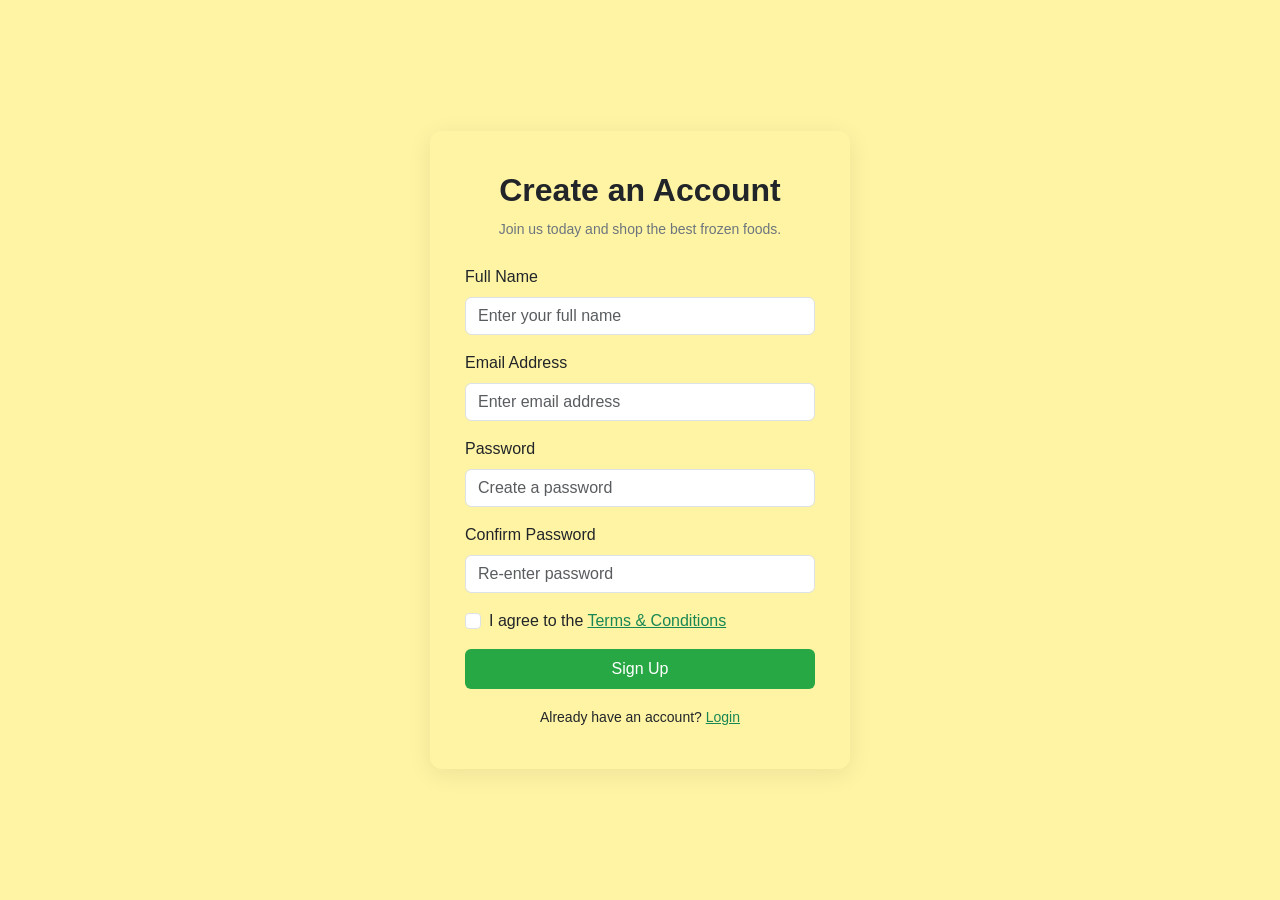
<file: sign.html>
<!DOCTYPE html>
<html lang="en">
<head>
  <meta charset="UTF-8">
  <meta name="viewport" content="width=device-width, initial-scale=1.0">
  <title>Frozen Foods - Sign Up</title>

  <!-- Bootstrap -->
 <link href="https://cdn.jsdelivr.net/npm/bootstrap@5.3.8/dist/css/bootstrap.min.css" rel="stylesheet" integrity="sha384-sRIl4kxILFvY47J16cr9ZwB07vP4J8+LH7qKQnuqkuIAvNWLzeN8tE5YBujZqJLB" crossorigin="anonymous">

  <style>
    body {
      background-color: #fff4a4 ;
      font-family: "DM Sans", sans-serif;
    }

    .signup-wrapper {
      min-height: 100vh;
      display: flex;
      justify-content: center;
      align-items: center;
      padding: 20px;
    }

    .signup-card {
      background: #fff4a4;
      padding: 40px 35px;
      border-radius: 12px;
      width: 100%;
      max-width: 420px;
      box-shadow: 0 5px 25px rgba(0, 0, 0, 0.08);
      animation: fadeIn 0.7s ease-in-out;
    }

    .signup-card h2 {
      font-weight: 700;
      margin-bottom: 10px;
    }

    .signup-card p {
      color: #6c757d;
      font-size: 14px;
      margin-bottom: 25px;
    }

    .btn-primary {
      background: #28a745;
      border: none;
    }

    .btn-primary:hover {
      background: #218838;
    }

    @keyframes fadeIn {
      from { opacity: 0; transform: translateY(20px); }
      to { opacity: 1; transform: translateY(0); }
    }
  </style>
</head>

<body>

<div class="signup-wrapper">
  <div class="signup-card">

    <h2 class="text-center">Create an Account</h2>
    <p class="text-center">Join us today and shop the best frozen foods.</p>

    <form>
      <!-- Full Name -->
      <div class="mb-3">
        <label class="form-label">Full Name</label>
        <input type="text" class="form-control" placeholder="Enter your full name" required>
      </div>

      <!-- Email -->
      <div class="mb-3">
        <label class="form-label">Email Address</label>
        <input type="email" class="form-control" placeholder="Enter email address" required>
      </div>

      <!-- Password -->
      <div class="mb-3">
        <label class="form-label">Password</label>
        <input type="password" class="form-control" placeholder="Create a password" required>
      </div>

      <!-- Confirm Password -->
      <div class="mb-3">
        <label class="form-label">Confirm Password</label>
        <input type="password" class="form-control" placeholder="Re-enter password" required>
      </div>

      <!-- Terms -->
      <div class="form-check mb-3">
        <input class="form-check-input" type="checkbox" id="termsCheck" required>
        <label class="form-check-label" for="termsCheck">
          I agree to the <a href="#" class="text-success">Terms & Conditions</a>
        </label>
      </div>

      <!-- Submit Button -->
      <button type="submit" class="btn btn-primary w-100 py-2">Sign Up</button>

      <!-- Login Redirect -->
      <div class="text-center mt-3">
        <small>Already have an account? <a href="login.html" class="text-success">Login</a></small>
      </div>
    </form>

  </div>
</div>

<!-- Bootstrap JS -->
<script src="https://cdn.jsdelivr.net/npm/bootstrap@5.3.8/dist/js/bootstrap.bundle.min.js" integrity="sha384-FKyoEForCGlyvwx9Hj09JcYn3nv7wiPVlz7YYwJrWVcXK/BmnVDxM+D2scQbITxI" crossorigin="anonymous"></script>

</body>
</html>
</file>
<file: style.css>
@import url("https://fonts.googleapis.com/css2?family=Raleway:ital,wght@0,100..900;1,100..900&display=swap");
:root {
  --primary-color: #16610e;
  --primary-color-light: #affca7;
  --primary-color-dark: #083503;
  --secondary-color: #f97a00;
  --bg-color-01: #fed16a;
  --bg-color-02: #fff4a4;
   ----backgroundcolor--:
}

 body {
  font-family: "Raleway", sans-serif !important;
}

.navbar {
  background-color: var(--primary-color) !important;
  box-shadow: 0 2px 10px rgba(0, 0, 0, 0.1);
  color: #fff;
}
.navbar-brand {
  font-weight: 700;
  color: var(--bg-color-01) !important;
  font-size: 2rem;
  text-transform: uppercase;
}
.nav-link {
  color: #fff !important;
  font-weight: 600;
  transition: color 0.3s ease;
  /* font-size: 16px !important; */
}
.nav-link:hover {
  color: var(--secondary-color) !important;
}
.btn-primaryME {
  background-color: var(--bg-color-01) !important;
  color: #232323 !important;
  font-weight: 700 !important;
  font-size: large !important;
}
.btn-primaryME:hover {
  background-color: var(--secondary-color) !important;
  color: #232323 !important;
}

/* carousel */
.carousel-item {
  height: 80vh;
  /* min-height: 500px; */
  background: no-repeat center;
  background-size: cover;
  position: relative;
}
.carousel-caption {
  top: 35%;
  z-index: 10;
}
.carousel-caption h1 {
  font-size: 3rem;
  font-weight: 700;
  text-shadow: 2px 2px 10px rgba(0, 0, 0, 0.6);
}
.carousel-caption p {
  font-size: 1.2rem;
  margin-top: 1rem;
  text-shadow: 1px 1px 8px rgba(0, 0, 0, 0.6);
}
.btn-frozen {
  background-color:  var(--bg-color-01) !important;
  color: white;
  border-radius: 30px;
  padding: 0.7rem 1.5rem;
  font-weight: 700 !important;
  transition: all 0.3s ease-in-out;
}
.btn-frozen:hover {
  background-color: var(--secondary-color) !important;
  color: #232323 !important;
  transform: scale(1.05);
}
/* Overlay for better text */
.carousel-item::before {
  content: "";
  position: absolute;
  top: 0;
  left: 0;
  width: 100%;
  height: 100%;
  background-color: rgba(0, 0, 0, 0.45) !important;
  z-index: 1;
}

/* benefits */
.benefits-section {
  padding: 80px 0;
  background-color: var(--bg-color-02) !important;
}
.benefit-card {
  background: white;
  border-radius: 20px;
  box-shadow: 0 5px 15px rgba(0, 0, 0, 0.08);
  padding: 40px 25px;
  text-align: center;
  transition: all 0.3s ease;
}
.benefit-card:hover {
  transform: translateY(-10px);
  box-shadow: 0 10px 20px rgba(0, 0, 0, 0.1);
}
.benefit-icon {
  font-size: 3rem;
  color:var(--secondary-color) !important;
  margin-bottom: 20px;
}
.benefit-title {
  font-weight: 700;
  font-size: 1.25rem;
  margin-bottom: 10px;
  color: var(--primary-color) !important;
}
.benefit-text {
  font-size: 1rem;
  color: var(--primary-color-dark) !important;
}
.section-title1 {
  text-align: center;
  margin-bottom: 60px;
}
.section-title1 h2 {
  font-weight: 800;
  font-size: 2.2rem;
  color: var(--primary-color) !important;
}
.section-title1 p {
  color: var(--primary-color-dark) !important;
  font-size: 1rem;
}

/* Product Section Styling */
.products-section {
  padding: 80px 0;
  background-color:var(--bg-color-01) !important;
}
.section-header {
  text-align: center;
  margin-bottom: 60px;
}
.section-header h2 {
  font-size: 2.3rem;
  font-weight: 800;
  color: var(--primary-color) !important;
}
.section-header p {
  color:var(--primary-color-dark) !important;
  font-size: 1rem;
}
.product-card {
  border: none;
  border-radius: 30px !important;
  overflow: hidden;
  box-shadow: 0 6px 18px rgba(0, 0, 0, 0.1);
  transition: all 0.3s ease;

}
.product-card:hover {
  transform: translateY(-10px);
  box-shadow: 0 10px 25px rgba(0, 0, 0, 0.12);
}
.product-card img {
  /* width: 100%; */
  height: 250px;
  /* object-fit: cover; */
}
.product-body {
  padding: 20px;
  text-align: left;
}
.product-title {
  font-weight: 700;
  font-size: 1.2rem;
  color: var(--primary-color) !important
}
.product-text {
  font-size: 0.95rem;
  color:var(--primary-color-dark) !important ;
  margin: 10px 0;
  min-height: 48px;
}
 .product-tags span {
      margin-right: 10px;
      color: var(--primary-color-dark) !important;
    
    }
     .size button {
      background-color: transparent !important;
      border-radius: 20px;
      font-size: 12px;
      /* padding: 4px 10px; */
      /* margin-right: 70px; */
      margin-bottom: 6px;
     border-color: var(--primary-color) !important;
     text-align: left !important;
     color: var(--primary-color-dark) !important;
    }
    .size{
      text-align: left;
    }
.product-price {
  font-weight: 700;
  color:var(--primary-color) !important ;
  font-size: 1.1rem;
  margin-bottom: 10px;
}
.btn-cart {
  background-color:var(--primary-color) !important;
  border: none;
  border-radius: 30px !important;
  color: white !important;
  font-weight: 600;
  padding: 8px 18px !important;
  transition: all 0.3s ease-in-out;
}
.btn-cart:hover {
  background-color: var(--secondary-color) !important ;
  transform: scale(1.05);
  color: black !important;
}
/* testimonial */
    .header  {
        text-align: center;
    }
    .header h2{
        font-weight: 800 ;
        color: var(--primary-color) !important;
         font-size: 2.3rem;
    }
    .header p{
       color: var(--primary-color-dark) !important;
         font-size: 1rem;
    }

    .testimonial-section {
      padding: 60px 0;
      background-color: var(--bg-color-02) !important;
    }

    .testimonial-card {
      background:white !important;
      border: none;
      border-radius: 15px;
      box-shadow: 0 4px 10px rgba(0,0,0,0.1);
      padding: 30px 20px;
      transition: all 0.3s ease;
      margin-top: 40px !important;
    }

    .testimonial-card:hover {
      transform: translateY(-10px);
      box-shadow: 0 6px 14px rgba(0,0,0,0.15);
    }

    .testimonial-card img {
      width: 80px;
      height: 80px;
      border-radius: 50%;
      object-fit: cover;
      margin-bottom: 20px;
      border: 3px solid var(--primary-color) !important;
    }

    .testimonial-card h5 {
      font-weight: 700;
      color: var(--primary-color) !important;
      margin-bottom: 10px;
    }

    .testimonial-card p {
      font-size: 0.95rem;
      color: var(--primary-color-dark) !important;
    }
    

    .testimonial-card .stars {
      color: #ffc107;
      margin-bottom: 15px;
    }



/* footersection */
 .footer {
  background-color:var(--primary-color) !important;
  color: white !important;
  padding: 60px 0 20px;
  position: relative;
}
.footer h5 {
  font-weight: 700;
  margin-bottom: 20px;
  color: white !important;
}
.footer p,
.footer a {
  color: rgba(255, 255, 255, 0.9) !important;
  text-decoration: none;
  font-size: 0.95rem;
}
.footer a:hover {
  color: var(--secondary-color) !important;
  text-decoration: underline;

}
.footer .social-icons a {
  display: inline-block;
  color: var(--secondary-color) !important;
  background: white !important;
  width: 38px;
  height: 38px;
  line-height: 38px;
  text-align: center;
  border-radius: 50%;
  font-size: 1.1rem;
  margin-right: 10px;
  transition: all 0.3s ease;
}
.footer .social-icons a:hover {
  background: var(--bg-color-02) !important;
  color: white;
  transform: scale(1.1);
}


/* Message Area */
.message-area {
  background-color: var(--bg-color-02) !important;
  padding: 60px 0;
  /* border-top: 3px solid #0dcaf0 !important; */
  /* border-bottom: 3px solid #0dcaf0 !important; */
  /* border-radius: 20px; */
}
.message-box {
  background: white !important;
  border-radius: 20px !important;
  box-shadow: 0 5px 15px rgba(0, 0, 0, 0.08);
  padding: 40px !important;
}
.message-title {
  font-weight: 800;
  font-size: 1.8rem;
  color: var(--primary-color) !important;
  margin-bottom: 15px;
}
.text-h6 {
  color:var(--primary-color-dark) !important;
  font-size: 1rem;
  margin-bottom: 25px;
}
.form-control1 {
  border-radius: 30px !important;
  padding: 5px !important;
  border: 1px solid var(--primary-color) !important;
}
.btn-submit {
  background-color: var(--bg-color-01) !important;
  color: black !important;
  border-radius: 30px !important;
  padding: 10px 25px;
  border: none;
  font-weight: 600;
  transition: all 0.3s ease;
}
.btn-submit:hover {
  background-color: var(--secondary-color) !important;
  transform: translateY(-2px);
  color: black !important;
}

.footer-bottom {
  border-top: 1px solid rgba(255, 255, 255, 0.3);
  padding-top: 15px;
  text-align: center;
  font-size: 0.9rem;
  color: rgba(255, 255, 255, 0.8) !important;
}
.footer-logo {
  font-size: 1.5rem;
  font-weight: 800;
  color: white;
  margin-bottom: 15px;
}
</file>
<file: about.css>
@import url("https://fonts.googleapis.com/css2?family=Raleway:ital,wght@0,100..900;1,100..900&display=swap");
:root {
  --primary-color: #16610e;
  --primary-color-light: #affca7;
  --primary-color-dark: #083503;
  --secondary-color: #f97a00;
  --bg-color-01: #fed16a;
  --bg-color-02: #fff4a4;
}


/* navbar */
body {
  font-family: "Raleway", sans-serif !important;
}

.navbar {
  background-color: var(--primary-color) !important;
  box-shadow: 0 2px 10px rgba(0, 0, 0, 0.1);
  color: #fff;
}
.navbar-brand {
  font-weight: 700;
  color: var(--bg-color-01) !important;
  font-size: 2rem;
  text-transform: uppercase;
}
.nav-link {
  color: #fff !important;
  font-weight: 600;
  transition: color 0.3s ease;
}
.nav-link:hover {
  color: var(--secondary-color) !important;
}
.btn-primaryME {
  background-color: var(--bg-color-01) !important;
  color: #232323 !important;
  font-weight: 700 !important;
}
.btn-primaryME:hover {
  background-color: var(--secondary-color) !important;
  color: #232323 !important;
}
/* Hero Section */
    .about-hero {
      background: url('./assets/images/ab=top.jpg') no-repeat center center/cover;
      height: 60vh;
      position: relative;
      display: flex;
      align-items: center;
      justify-content: center;
      color: white !important;
    }
      .about-hero::before {
      content: "";
      position: absolute;
      top: 0; left: 0;
      width: 100%; height: 100%;
      background-color: rgba(0, 0, 0, 0.5) !important;
    }
    .about-hero h1 {
      position: relative;
      z-index: 2;
      font-size: 3rem;
      font-weight: 800;
      text-shadow: 2px 2px 10px rgba(0, 0, 0, 0.5) !important;
    }
     /* About Content */
    .about-content {
      padding: 80px 0;
      background-color: var(--bg-color-02) !important;
    }
     .about-text h2 {
      font-weight: 700;
      color: var(--primary-color) !important  
    }
     .about-text p {
      color: var(--primary-color-dark) !important;
      font-size: 1rem;
      margin-top: 15px;
      line-height: 1.8;
      font-style: italic;
      
    }
      /* Mission & Vision */
    .mission-section {
      background-color: var(--bg-color-02) !important;
      padding: 60px 0;
    }
     .mission-card {
      background: white;
      border-radius: 15px;
      box-shadow: 0 6px 15px rgba(0,0,0,0.08);
      padding: 40px 25px;
      text-align: center;
      transition: all 0.3s ease;
    }
      .mission-card:hover {
      transform: translateY(-8px);
      box-shadow: 0 10px 25px rgba(0,0,0,0.1);
    }
      .mission-card i {
      font-size: 3rem;
      color: var(--secondary-color)!important;
      margin-bottom: 20px;
    }
     .mission-card h5 {
      font-weight: 700;
      color: var(--primary-color)!important;
      margin-bottom: 15px;
    }
     .mission-card p {
      color: var(--primary-color-dark)!important;
      font-size: 0.95rem;
    }
     /* Why Choose Us */
    .why-choose {
      padding: 70px 0;
      background-color: var(--bg-color-01) !important;
    }
    
    .why-choose h2 {
      text-align: center;
      color: var(--primary-color) !important;
      font-weight: 800;
      margin-bottom: 40px;
    }
    
    .why-item {
      display: flex;
      /* align-items: start; */
      margin-bottom: 20px;
    }
      .why-item i {
      font-size: 1.8rem;
      color: var(--secondary-color) !important;
      margin-right: 15px;
      margin-top: 4px;
    }
     .why-item p {
      color:var(--primary-color-dark)!important;
      font-size: 1rem;
      margin: 0;
    }


    /* testimonial  */
    .header  {
        text-align: center;
    }
    .header h2{
        font-weight: 800 ;
        color: var(--primary-color) !important;
         font-size: 2.3rem;
    }
    .header p{
       color: var(--primary-color-dark) !important;
         font-size: 1rem;
    }

    .testimonial-section {
      padding: 60px 0;
      background-color: var(--bg-color-02) !important;
    }

    .testimonial-card {
      background:white !important;
      border: none;
      border-radius: 15px;
      box-shadow: 0 4px 10px rgba(0,0,0,0.1);
      padding: 30px 20px;
      transition: all 0.3s ease;
      margin-top: 40px !important;
    }

    .testimonial-card:hover {
      transform: translateY(-10px);
      box-shadow: 0 6px 14px rgba(0,0,0,0.15);
    }

    .testimonial-card img {
      width: 80px;
      height: 80px;
      border-radius: 50%;
      object-fit: cover;
      margin-bottom: 20px;
      border: 3px solid var(--primary-color) !important;
    }

    .testimonial-card h5 {
      font-weight: 700;
      color: var(--primary-color) !important;
      margin-bottom: 10px;
    }

    .testimonial-card p {
      font-size: 0.95rem;
      color: var(--primary-color-dark) !important;
    }
    

    .testimonial-card .stars {
      color: #ffc107;
      margin-bottom: 15px;
    }

    /* Message Area  */
.message-area {
  background-color: var(--bg-color-02) !important;
  padding: 60px 0;
  /* border-top: 3px solid #0dcaf0 !important; */
  /* border-bottom: 3px solid #0dcaf0 !important; */
  /* border-radius: 20px; */
}
.message-box {
  background: white !important;
  border-radius: 20px !important;
  box-shadow: 0 5px 15px rgba(0, 0, 0, 0.08);
  padding: 40px !important;
}
.message-title {
  font-weight: 800;
  font-size: 1.8rem;
  color: var(--primary-color) !important;
  margin-bottom: 15px;
}
.text-h6 {
  color:var(--primary-color-dark) !important;
  font-size: 1rem;
  margin-bottom: 25px;
}
.form-control1 {
  border-radius: 30px !important;
  padding: 5px !important;
  border: 1px solid var(--primary-color) !important;
}
.btn-submit {
  background-color: var(--bg-color-01) !important;
  color: black !important;
  border-radius: 30px !important;
  padding: 10px 25px;
  border: none;
  font-weight: 600;
  transition: all 0.3s ease;
}
.btn-submit:hover {
  background-color: var(--secondary-color) !important;
  transform: translateY(-2px);
  color: black !important;
}

     
    /* footer */
     .footer {
  background-color:var(--primary-color) !important;
  color: white !important;
  padding: 60px 0 20px;
  position: relative;
}
.footer h5 {
  font-weight: 700;
  margin-bottom: 20px;
  color: white !important;
}
.footer p,
.footer a {
  color: rgba(255, 255, 255, 0.9) !important;
  text-decoration: none;
  font-size: 0.95rem;
}
.footer a:hover {
  color: var(--secondary-color) !important;
  text-decoration: underline;

}
.footer .social-icons a {
  display: inline-block;
  color: var(--secondary-color) !important;
  background: white !important;
  width: 38px;
  height: 38px;
  line-height: 38px;
  text-align: center;
  border-radius: 50%;
  font-size: 1.1rem;
  margin-right: 10px;
  transition: all 0.3s ease;
}
.footer .social-icons a:hover {
  background: var(--bg-color-02) !important;
  color: white;
  transform: scale(1.1);
}
.footer-bottom {
  border-top: 1px solid rgba(255, 255, 255, 0.3);
  padding-top: 15px;
  text-align: center;
  font-size: 0.9rem;
  color: rgba(255, 255, 255, 0.8) !important;
}
.footer-logo {
  font-size: 1.5rem;
  font-weight: 800;
  color: white;
  margin-bottom: 15px;
}
</file>
<file: contact.css>
@import url("https://fonts.googleapis.com/css2?family=Raleway:ital,wght@0,100..900;1,100..900&display=swap");
:root {
  --primary-color: #16610e;
  --primary-color-light: #affca7;
  --primary-color-dark: #083503;
  --secondary-color: #f97a00;
  --bg-color-01: #fed16a;
  --bg-color-02: #fff4a4;
}


/* navbar */
body {
  font-family: "Raleway", sans-serif !important;
}

.navbar {
  background-color: var(--primary-color) !important;
  box-shadow: 0 2px 10px rgba(0, 0, 0, 0.1);
  color: #fff;
}
.navbar-brand {
  font-weight: 700;
  color: var(--bg-color-01) !important;
  font-size: 2rem;
  text-transform: uppercase;
}
.nav-link {
  color: #fff !important;
  font-weight: 600;
  transition: color 0.3s ease;
}
.nav-link:hover {
  color: var(--secondary-color) !important;
}
.btn-primaryME {
  background-color: var(--bg-color-01) !important;
  color: #232323 !important;
  font-weight: 700 !important;
}
.btn-primaryME:hover {
  background-color: var(--secondary-color) !important;
  color: #232323 !important;
}


 

  
        body {
            background: #fff4a4 !important;
            font-family: "Poppins", sans-serif;
        }

        .contact-header {
            padding: 60px 0 20px;
            text-align: center;
        }

        .contact-header h1 {
            font-weight: 700;
            color: #16610e !important;
        }

        .contact-box, .info-box {
            background: #fff;
            border-radius: 16px;
            padding: 35px;
            box-shadow: 0 5px 25px rgba(0,0,0,0.08);
        }

        .info-item h6 {
            font-weight: 600;
            color: #083503 !important;
        }

        .info-item p {
            margin: 0;
            color: #083503 !important;
        }

        .map-box iframe {
            width: 100% !important;
            height: 350px !important;
            border-radius: 16px !important;
            border: none ;
        }

        .social-icons a {
            width: 40px;
            height: 40px;
            display: inline-flex;
            justify-content: center;
            align-items: center;
            color: #fff;
            background: #2d4f2d;
            border-radius: 50%;
            margin-right: 10px;
            text-decoration: none;
        }

        .social-icons a:hover {
            background: #1e351e;
        }
        
        
          /* footer */
     .footer {
  background-color:var(--primary-color) !important;
  color: white !important;
  padding: 60px 0 20px;
  position: relative;
  margin-top: 50px;
}
.footer h5 {
  font-weight: 700;
  margin-bottom: 20px;
  color: white !important;
}
.footer p,
.footer a {
  color: rgba(255, 255, 255, 0.9) !important;
  text-decoration: none;
  font-size: 0.95rem;
}
.footer a:hover {
  color: var(--secondary-color) !important;
  text-decoration: underline;

}
.footer .social-icons a {
  display: inline-block;
  color: var(--secondary-color) !important;
  background: white !important;
  width: 38px;
  height: 38px;
  line-height: 38px;
  text-align: center;
  border-radius: 50%;
  font-size: 1.1rem;
  margin-right: 10px;
  transition: all 0.3s ease;
}
.footer .social-icons a:hover {
  background: var(--bg-color-02) !important;
  color: white;
  transform: scale(1.1);
}
.footer-bottom {
  border-top: 1px solid rgba(255, 255, 255, 0.3);
  padding-top: 15px;
  text-align: center;
  font-size: 0.9rem;
  color: rgba(255, 255, 255, 0.8) !important;
}
.footer-logo {
  font-size: 1.5rem;
  font-weight: 800;
  color: white;
  margin-bottom: 15px;
}
</file>
<file: product1.css>
@import url("https://fonts.googleapis.com/css2?family=Raleway:ital,wght@0,100..900;1,100..900&display=swap");
:root {
  --primary-color: #16610e;
  --primary-color-light: #affca7;
  --primary-color-dark: #083503;
  --secondary-color: #f97a00;
  --bg-color-01: #fed16a;
  --bg-color-02: #fff4a4;
}


/* navbar */
body {
  font-family: "Raleway", sans-serif !important;
  background-color: var(--bg-color-02) !important;
}

.navbar {
  background-color: var(--primary-color) !important;
  box-shadow: 0 2px 10px rgba(0, 0, 0, 0.1);
  color: #fff;
}
.navbar-brand {
  font-weight: 700;
  color: var(--bg-color-01) !important;
  font-size: 2rem;
  text-transform: uppercase;
}
.nav-link {
  color: #fff !important;
  font-weight: 600;
  transition: color 0.3s ease;
}
.nav-link:hover {
  color: var(--secondary-color) !important;
}
.btn-primaryME {
  background-color: var(--bg-color-01) !important;
  color: #232323 !important;
  font-weight: 700 !important;
}
.btn-primaryME:hover {
  background-color: var(--secondary-color) !important;
  color: #232323 !important;
}
.btn-cart {
  background-color:var(--primary-color) !important;
  border: none;
  border-radius: 30px !important;
  color: white !important;
  font-weight: 600;
  padding: 8px 18px;
  transition: all 0.3s ease-in-out;
}
.btn-cart:hover {
  background-color: var(--secondary-color) !important ;
  transform: scale(1.05);
  color: black !important;
}

.card {
  border: none;
  border-radius: 30px !important;
  overflow: hidden;
  box-shadow: 0 6px 18px rgba(0, 0, 0, 0.1);
  transition: all 0.3s ease;

}
.card:hover {
  transform: translateY(-10px);
  box-shadow: 0 10px 25px rgba(0, 0, 0, 0.12);
}
  .size button {
      background-color: transparent !important;
      border-radius: 20px;
      font-size: 12px;
      margin-bottom: 6px;
     border-color: var(--primary-color) !important;
     text-align: left !important;
     color: var(--primary-color-dark) !important;
    }

      /* footer */
     .footer {
  background-color:var(--primary-color) !important;
  color: white !important;
  padding: 60px 0 20px;
  position: relative;
}
.footer h5 {
  font-weight: 700;
  margin-bottom: 20px;
  color: white !important;
}
.footer p,
.footer a {
  color: rgba(255, 255, 255, 0.9) !important;
  text-decoration: none;
  font-size: 0.95rem;
}
.footer a:hover {
  color: var(--secondary-color) !important;
  text-decoration: underline;

}
.footer .social-icons a {
  display: inline-block;
  color: var(--secondary-color) !important;
  background: white !important;
  width: 38px;
  height: 38px;
  line-height: 38px;
  text-align: center;
  border-radius: 50%;
  font-size: 1.1rem;
  margin-right: 10px;
  transition: all 0.3s ease;
}
.footer .social-icons a:hover {
  background: var(--bg-color-02) !important;
  color: white;
  transform: scale(1.1);
}
.footer-bottom {
  border-top: 1px solid rgba(255, 255, 255, 0.3);
  padding-top: 15px;
  text-align: center;
  font-size: 0.9rem;
  color: rgba(255, 255, 255, 0.8) !important;
}
.footer-logo {
  font-size: 1.5rem;
  font-weight: 800;
  color: white;
  margin-bottom: 15px;
}

.hidden{
  display: none;
}

.list-group-item{
  border: none !important;
}









.cart-icon {
    position: relative;
    font-size: 22px;
    color:var(--secondary-color);
}

#cartCount {
    position: absolute;
    top: -8px;
    right: -10px;
    background:var(--primary-color);
    color: white;
    font-size: 12px;
    padding: 2px 6px;
    border-radius: 50%;
}
</file>
